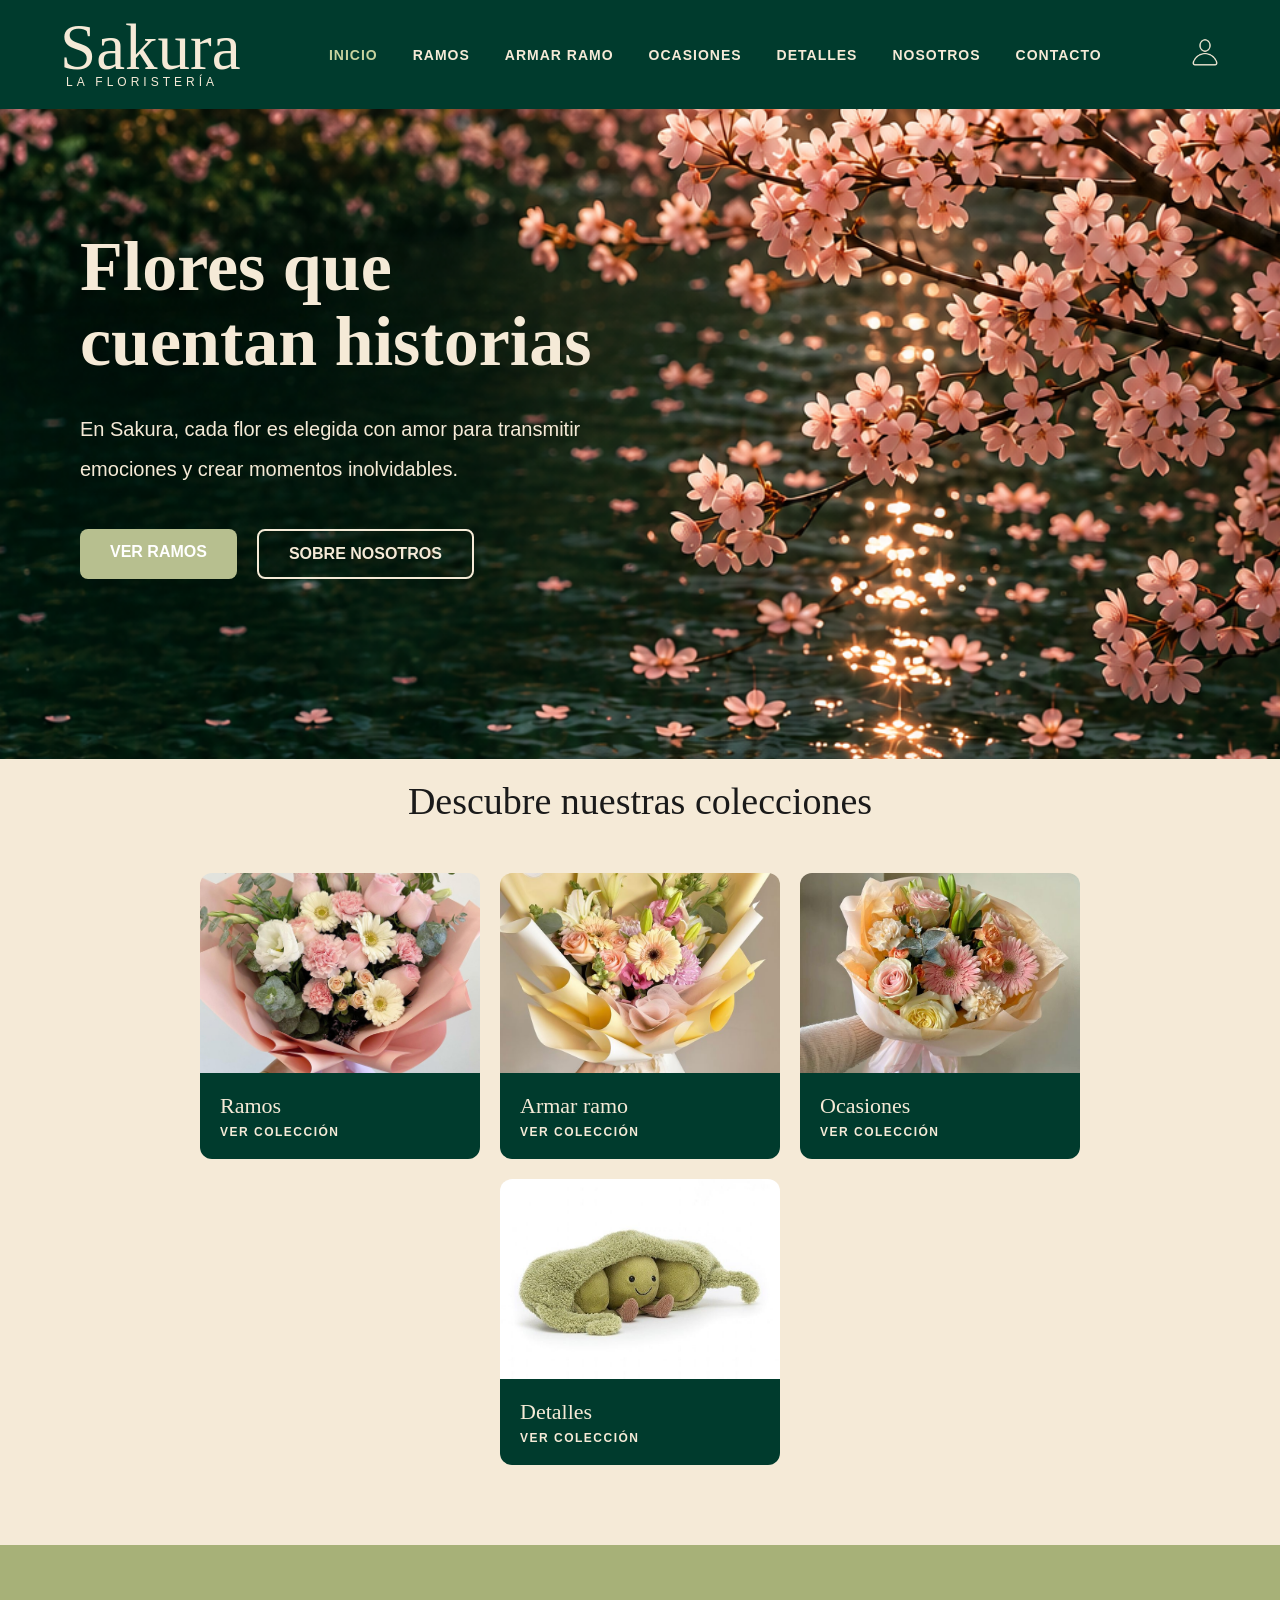
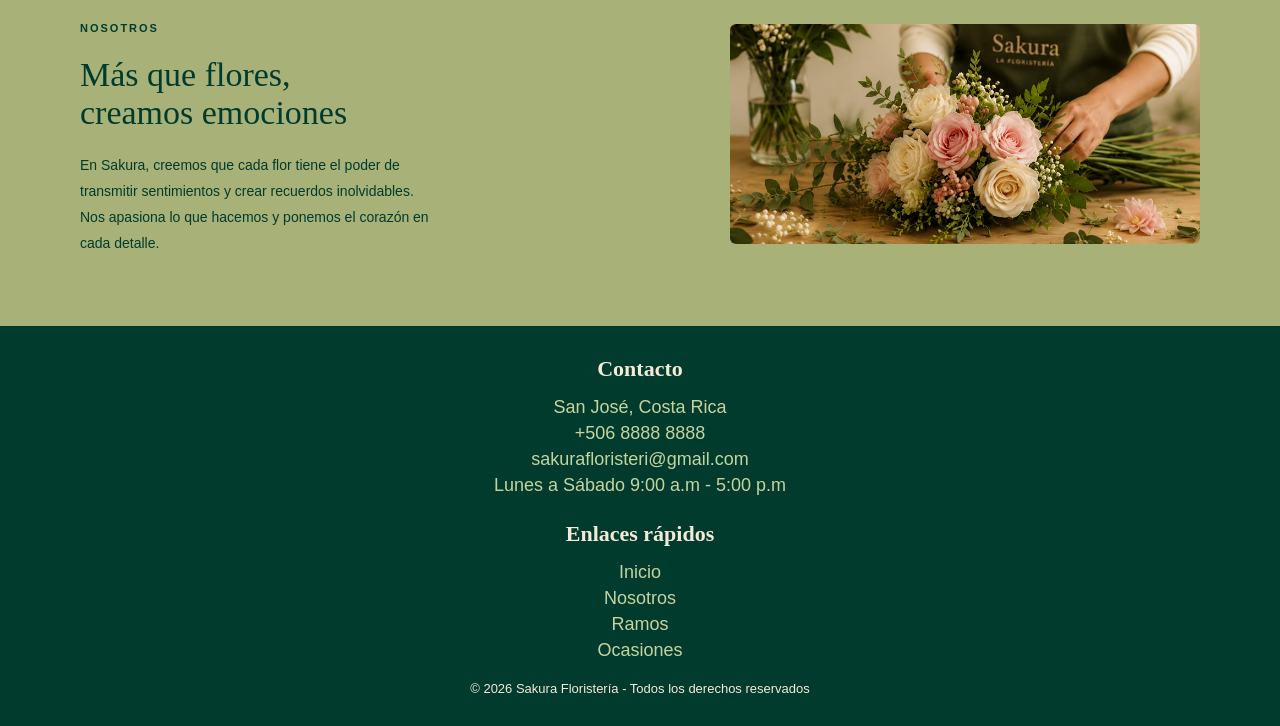
<file: index.html>
<!DOCTYPE html>
<html lang="es">

<head>
    <meta charset="UTF-8">
    <meta name="viewport" content="width=device-width, initial-scale=1.0">
    <link rel="stylesheet" href="css/style.css">
    <link rel="stylesheet" href="css/footer.css">
    <link rel="stylesheet" href="css/nosotros.css">
    <title>Sakura</title>
</head>

<body>

    <!-- ===================================================== -->
    <!-- HEADER / BARRA DE NAVEGACIÓN -->
    <!-- ===================================================== -->

    <header class="header">

        <!-- LOGO -->
        <div class="logo">
            <h1>Sakura</h1>
            <p>LA FLORISTERÍA</p>
        </div>

        <!-- Checkbox oculto para abrir/cerrar el menú -->
        <input type="checkbox" id="menu-toggle" class="menu-toggle">

        <!-- Botón hamburguesa -->
        <label for="menu-toggle" class="menu-button">
            <span></span>
            <span></span>
            <span></span>
        </label>

        <!-- MENÚ DE NAVEGACIÓN -->
        <nav class="menu">
            <ul>
                <li><a href="index.html"  class="activo">INICIO</a></li>
                <li><a href="ramos.html">RAMOS</a></li>
                <li><a href="armar_Ramo.html">ARMAR RAMO</a></li>
                <li><a href="ocasiones.html">OCASIONES</a></li>
                <li><a href="detalles.html">DETALLES</a></li>
                <li><a href="#nosotros">NOSOTROS</a></li>
                <li><a href="#contacto">CONTACTO</a></li>
            </ul>
        </nav>

        <!-- ICONOS DEL MENÚ -->
        <div class="iconos">
            <a href="registro.html" class="icono-usuario">
                <img src="assets/images/person.png" alt="Ir al registro">
            </a>
        </div>

    </header>
    <main>
        <!-- ===================================================== -->
        <!-- IMAGEN PRINCIPAL -->
        <!-- ===================================================== -->
        <section class="cerezos">
            <div class="contenido-cerezos">
                <h1>Flores que<br>cuentan historias</h1>
                <p>
                    En Sakura, cada flor es elegida con amor
                    para transmitir emociones y crear momentos
                    inolvidables.
                </p>
                <!-- BOTONES PRINCIPALES -->
                <div class="botones">
                    <a href="ramos.html" class="btn btn-ver">VER RAMOS</a>

                    <a href="#nosotros" class="btn btn-nosotros">SOBRE NOSOTROS</a>
                </div>

            </div>
        </section>
        <!-- ===================================================== -->
        <!-- COLECCIONES -->
        <!-- ===================================================== -->
        <section class="colecciones">
            <!-- TÍTULO -->
            <div class="titulo-seccion">
                <h2> Descubre nuestras colecciones</h2>
            </div>
            <!-- AQUÍ JAVASCRIPT VA A CREAR LAS TARJETAS -->
            <div class="contenedor-colecciones" id="contenedorColecciones">
            </div>
        </section>
        <!-- ===================================================== -->
        <!--  NOSOTROS -->
        <!-- ===================================================== -->
        <section id="nosotros" class="nosotros">

            <div class="texto-nosotros">

                <p class="subtitulo">NOSOTROS</p>
                <h2>
                    Más que flores,<br>
                    creamos emociones
                </h2>

                <p>
                    En Sakura, creemos que cada flor tiene el poder de transmitir
                    sentimientos y crear recuerdos inolvidables. Nos apasiona lo que
                    hacemos y ponemos el corazón en cada detalle.
                </p>

            </div>
            <!-- IMAGEN -->
            <div class="imagen-nosotros">
                <img src="assets/images/nosotros.png" alt="Persona preparando un ramo">
            </div>
        </section>
        <!-- ===================================================== -->
        <!-- FOOTER -->
        <!-- ===================================================== -->
        <footer class="footer">

            <!-- ===================================================== -->
            <!-- INFORMACIÓN DE CONTACTO -->
            <!-- ===================================================== -->
            <div id="contacto" class="footer-contacto">

                <h3>Contacto</h3>

                <p>San José, Costa Rica</p>
                <p>+506 8888 8888</p>
                <p>sakurafloristeri@gmail.com</p>
                <p>Lunes a Sábado 9:00 a.m - 5:00 p.m</p>
            </div>

            <!-- ENLACES -->
            <div class="footer-links">

                <h3>Enlaces rápidos</h3>
                <a href="index.html">Inicio</a>
                <a href="#nosotros">Nosotros</a>
                <a href="ramos.html">Ramos</a>
                <a href="ocasiones.html">Ocasiones</a>
            </div>

            <!-- COPYRIGHT -->
            <p class="copy">
                © 2026 Sakura Floristería - Todos los derechos reservados
            </p>
        </footer>
    </main>
    <script src="js/colecciones.js"></script>
</body>
</html>
</file>
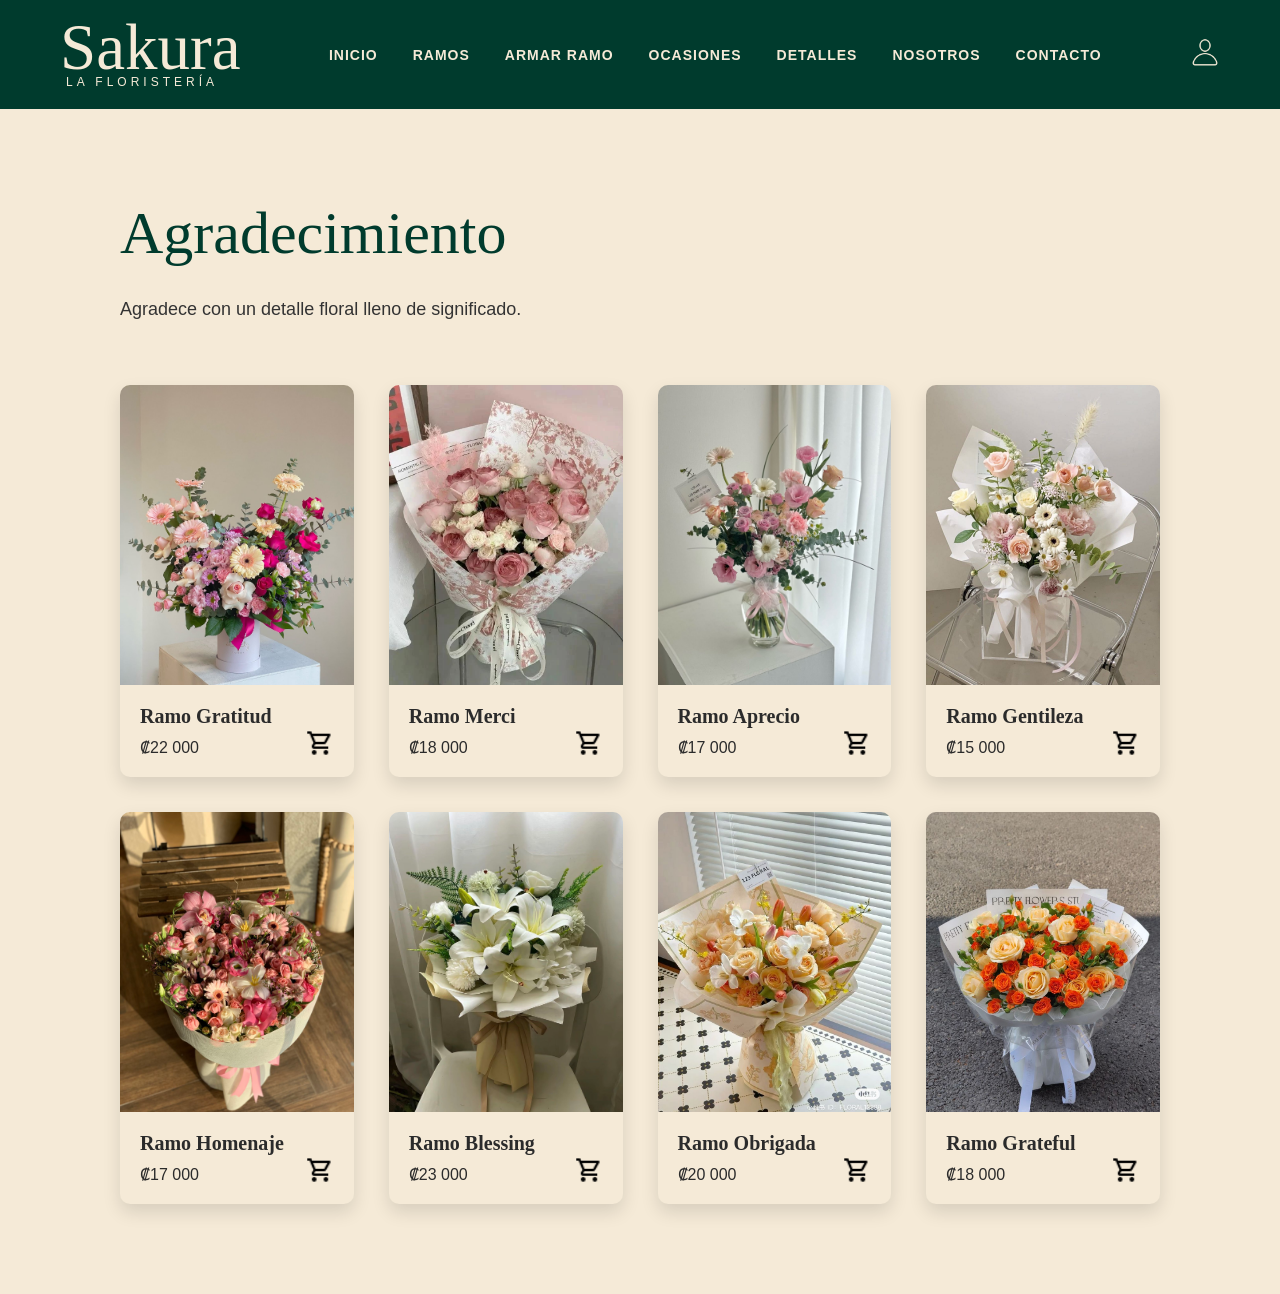
<file: agradecimiento.html>
<!DOCTYPE html>
<html lang="es">
<head>
    <meta charset="UTF-8">
    <meta name="viewport" content="width=device-width, initial-scale=1.0">
    <link rel="stylesheet" href="css/style.css">
    <link rel="stylesheet" href="css/ramos.css">
    <title>Agradecimiento|Sakura</title>
</head>
<body>
    
    <!-- ===================================================== -->
    <!-- HEADER / BARRA DE NAVEGACIÓN -->
    <!-- ===================================================== -->

    <header class="header">

        <!-- LOGO -->
        <div class="logo">
            <h1>Sakura</h1>
            <p>LA FLORISTERÍA</p>
        </div>

        <!-- Checkbox oculto para abrir/cerrar el menú -->
        <input type="checkbox" id="menu-toggle" class="menu-toggle">

        <!-- Botón hamburguesa -->
        <label for="menu-toggle" class="menu-button">
            <span></span>
            <span></span>
            <span></span>
        </label>

        <!-- MENÚ DE NAVEGACIÓN -->
        <nav class="menu">
            <ul>
                <li><a href="index.html">INICIO</a></li>
                <li><a href="ramos.html">RAMOS</a></li>
                <li><a href="armar_Ramo.html">ARMAR RAMO</a></li>
                <li><a href="ocasiones.html">OCASIONES</a></li>
                <li><a href="detalles.html">DETALLES</a></li>
                <li><a href="#nosotros">NOSOTROS</a></li>
                <li><a href="#contacto">CONTACTO</a></li>
            </ul>
        </nav>

        <!-- ICONOS DEL MENÚ -->
        <div class="iconos">
            <a href="registro.html" class="icono-usuario">
                <img src="assets/images/person.png" alt="Ir al registro">
            </a>
        </div>

    </header>
    <!-- PAGINA RAMOS -->
    <main class="pagina-ramos">

        <section class="encabezado-ramos">

            <h1>Agradecimiento</h1>

            <p>
            Agradece con un detalle floral lleno de significado.
            </p>


        </section>

        <section class="lista-ramos">

            <!-- RAMO 1 -->
            <div class="tarjeta-ramo">

                <img src="assets/images/ag1.jpg" alt="Ramo Gratitud">

                <div class="info-ramo">
                    <h3>Ramo Gratitud</h3>
                    <p>₡22 000</p>
                    <button>
                        <img src="assets/images/carrito.png" alt="Agregar al carrito">
                    </button>
                </div>

            </div>

            <!-- RAMO 2 -->
            <div class="tarjeta-ramo">

                <img src="assets/images/ag9.jpg" alt="Ramo Merci">

                <div class="info-ramo">
                    <h3>Ramo Merci</h3>
                    <p>₡18 000</p>
                    <button>
                        <img src="assets/images/carrito.png" alt="Agregar al carrito">
                    </button>
                </div>

            </div>

            <!-- RAMO 3 -->
            <div class="tarjeta-ramo">

                <img src="assets/images/ag3.jpg" alt="Ramo Aprecio">

                <div class="info-ramo">
                    <h3>Ramo Aprecio</h3>
                    <p>₡17 000</p>
                    <button>
                        <img src="assets/images/carrito.png" alt="Agregar al carrito">
                    </button>
                </div>

            </div>

            <!-- RAMO 4 -->
            <div class="tarjeta-ramo">

                <img src="assets/images/ag13.jpg" alt="Ramo Gentileza">

                <div class="info-ramo">
                    <h3>Ramo Gentileza</h3>
                    <p>₡15 000</p>
                    <button>
                        <img src="assets/images/carrito.png" alt="Agregar al carrito">
                    </button>
                </div>

            </div>

            <!-- RAMO 5 -->
            <div class="tarjeta-ramo">

                <img src="assets/images/ag10.jpg" alt="Ramo Homenaje">

                <div class="info-ramo">
                    <h3>Ramo Homenaje</h3>
                    <p>₡17 000</p>
                    <button>
                        <img src="assets/images/carrito.png" alt="Agregar al carrito">
                    </button>
                </div>

            </div>

            <!-- RAMO 6 -->
            <div class="tarjeta-ramo">

                <img src="assets/images/ag6.jpg" alt="Ramo Blessing">

                <div class="info-ramo">
                    <h3>Ramo Blessing</h3>
                    <p>₡23 000</p>
                    <button>
                        <img src="assets/images/carrito.png" alt="Agregar al carrito">
                    </button>
                </div>

            </div>

            <!-- RAMO 7 -->
            <div class="tarjeta-ramo">

                <img src="assets/images/ag7.jpg" alt="Ramo Obrigada ">

                <div class="info-ramo">
                    <h3>Ramo Obrigada </h3>
                    <p>₡20 000</p>
                    <button>
                        <img src="assets/images/carrito.png" alt="Agregar al carrito">
                    </button>
                </div>

            </div>

            <!-- RAMO 8 -->
            <div class="tarjeta-ramo">

                <img src="assets/images/ag8.jpg" alt="Ramo Grateful">

                <div class="info-ramo">
                    <h3>Ramo Grateful</h3>
                    <p>₡18 000</p>
                    <button>
                        <img src="assets/images/carrito.png" alt="Agregar al carrito">
                    </button>
                </div>

            </div>

        </section>
        
    </main>
</body>
</html>
</file>
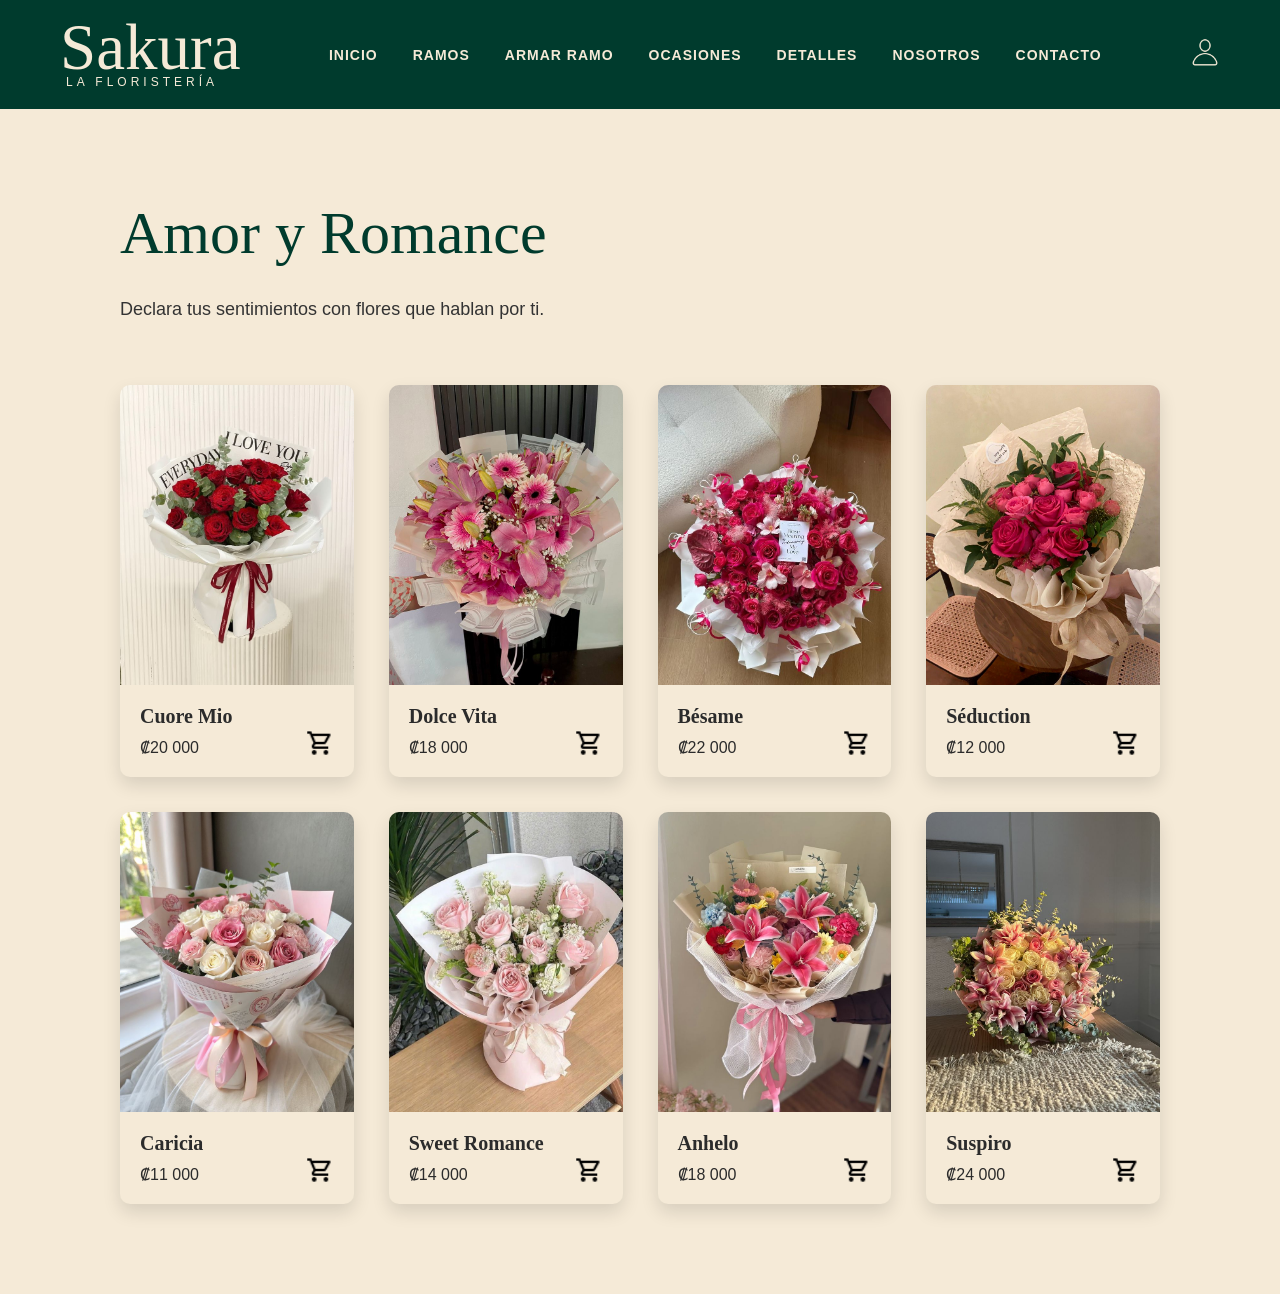
<file: amor_romance.html>
<!DOCTYPE html>
<html lang="es">
<head>
    <meta charset="UTF-8">
    <meta name="viewport" content="width=device-width, initial-scale=1.0">
    <link rel="stylesheet" href="css/style.css">
    <link rel="stylesheet" href="css/ramos.css">
    <title>Amor y Romance|Sakura</title>
</head>
<body>
    
   <!-- ===================================================== -->
    <!-- HEADER / BARRA DE NAVEGACIÓN -->
    <!-- ===================================================== -->

    <header class="header">

        <!-- LOGO -->
        <div class="logo">
            <h1>Sakura</h1>
            <p>LA FLORISTERÍA</p>
        </div>

        <!-- Checkbox oculto para abrir/cerrar el menú -->
        <input type="checkbox" id="menu-toggle" class="menu-toggle">

        <!-- Botón hamburguesa -->
        <label for="menu-toggle" class="menu-button">
            <span></span>
            <span></span>
            <span></span>
        </label>

        <!-- MENÚ DE NAVEGACIÓN -->
        <nav class="menu">
            <ul>
                <li><a href="index.html">INICIO</a></li>
                <li><a href="ramos.html">RAMOS</a></li>
                <li><a href="armar_Ramo.html">ARMAR RAMO</a></li>
                <li><a href="ocasiones.html">OCASIONES</a></li>
                <li><a href="detalles.html">DETALLES</a></li>
                <li><a href="#nosotros">NOSOTROS</a></li>
                <li><a href="#contacto">CONTACTO</a></li>
            </ul>
        </nav>

        <!-- ICONOS DEL MENÚ -->
        <div class="iconos">
            <a href="registro.html" class="icono-usuario">
                <img src="assets/images/person.png" alt="Ir al registro">
            </a>
        </div>

    </header>

    <!-- PAGINA RAMOS -->
    <main class="pagina-ramos">

        <section class="encabezado-ramos">

            <h1>Amor y Romance</h1>

            <p>
            Declara tus sentimientos con flores que hablan por ti.
            </p>


        </section>

        <section class="lista-ramos">

            <!-- RAMO 1 -->
            <div class="tarjeta-ramo">

                <img src="assets/images/am1.jpg" alt="Cuore Mio">

                <div class="info-ramo">
                    <h3>Cuore Mio</h3>
                    <p>₡20 000</p>
                    <button>
                        <img src="assets/images/carrito.png" alt="Agregar al carrito">
                    </button>
                </div>

            </div>

            <!-- RAMO 2 -->
            <div class="tarjeta-ramo">

                <img src="assets/images/am9.jpg" alt="Dolce Vita">

                <div class="info-ramo">
                    <h3>Dolce Vita</h3>
                    <p>₡18 000</p>
                    <button>
                        <img src="assets/images/carrito.png" alt="Agregar al carrito">
                    </button>
                </div>

            </div>

            <!-- RAMO 3 -->
            <div class="tarjeta-ramo">

                <img src="assets/images/am3.jpg" alt=" Bésame">

                <div class="info-ramo">
                    <h3> Bésame</h3>
                    <p>₡22 000</p>
                    <button>
                        <img src="assets/images/carrito.png" alt="Agregar al carrito">
                    </button>
                </div>

            </div>

            <!-- RAMO 4 -->
            <div class="tarjeta-ramo">

                <img src="assets/images/am4.jpg" alt="Séduction">

                <div class="info-ramo">
                    <h3>Séduction</h3>
                    <p>₡12 000</p>
                    <button>
                        <img src="assets/images/carrito.png" alt="Agregar al carrito">
                    </button>
                </div>

            </div>

            <!-- RAMO 5 -->
            <div class="tarjeta-ramo">

                <img src="assets/images/am5.jpg" alt="Caricia ">

                <div class="info-ramo">
                    <h3>Caricia</h3>
                    <p>₡11 000</p>
                    <button>
                        <img src="assets/images/carrito.png" alt="Agregar al carrito">
                    </button>
                </div>

            </div>

            <!-- RAMO 6 -->
            <div class="tarjeta-ramo">

                <img src="assets/images/am6.jpg" alt=" Sweet Romance">

                <div class="info-ramo">
                    <h3>Sweet Romance</h3>
                    <p>₡14 000</p>
                    <button>
                        <img src="assets/images/carrito.png" alt="Agregar al carrito">
                    </button>
                </div>

            </div>

            <!-- RAMO 7 -->
            <div class="tarjeta-ramo">

                <img src="assets/images/am10.jpg " alt=" Anhelo">

                <div class="info-ramo">
                    <h3> Anhelo</h3>
                    <p>₡18 000</p>
                    <button>
                        <img src="assets/images/carrito.png" alt="Agregar al carrito">
                    </button>
                </div>

            </div>

            <!-- RAMO 8 -->
            <div class="tarjeta-ramo">

                <img src="assets/images/am11.jpg" alt="Suspiro">

                <div class="info-ramo">
                    <h3>Suspiro</h3>
                    <p>₡24 000</p>
                    <button>
                        <img src="assets/images/carrito.png" alt="Agregar al carrito">
                    </button>
                </div>

            </div>

        </section>
        
    </main>
</body>
</html>
</file>
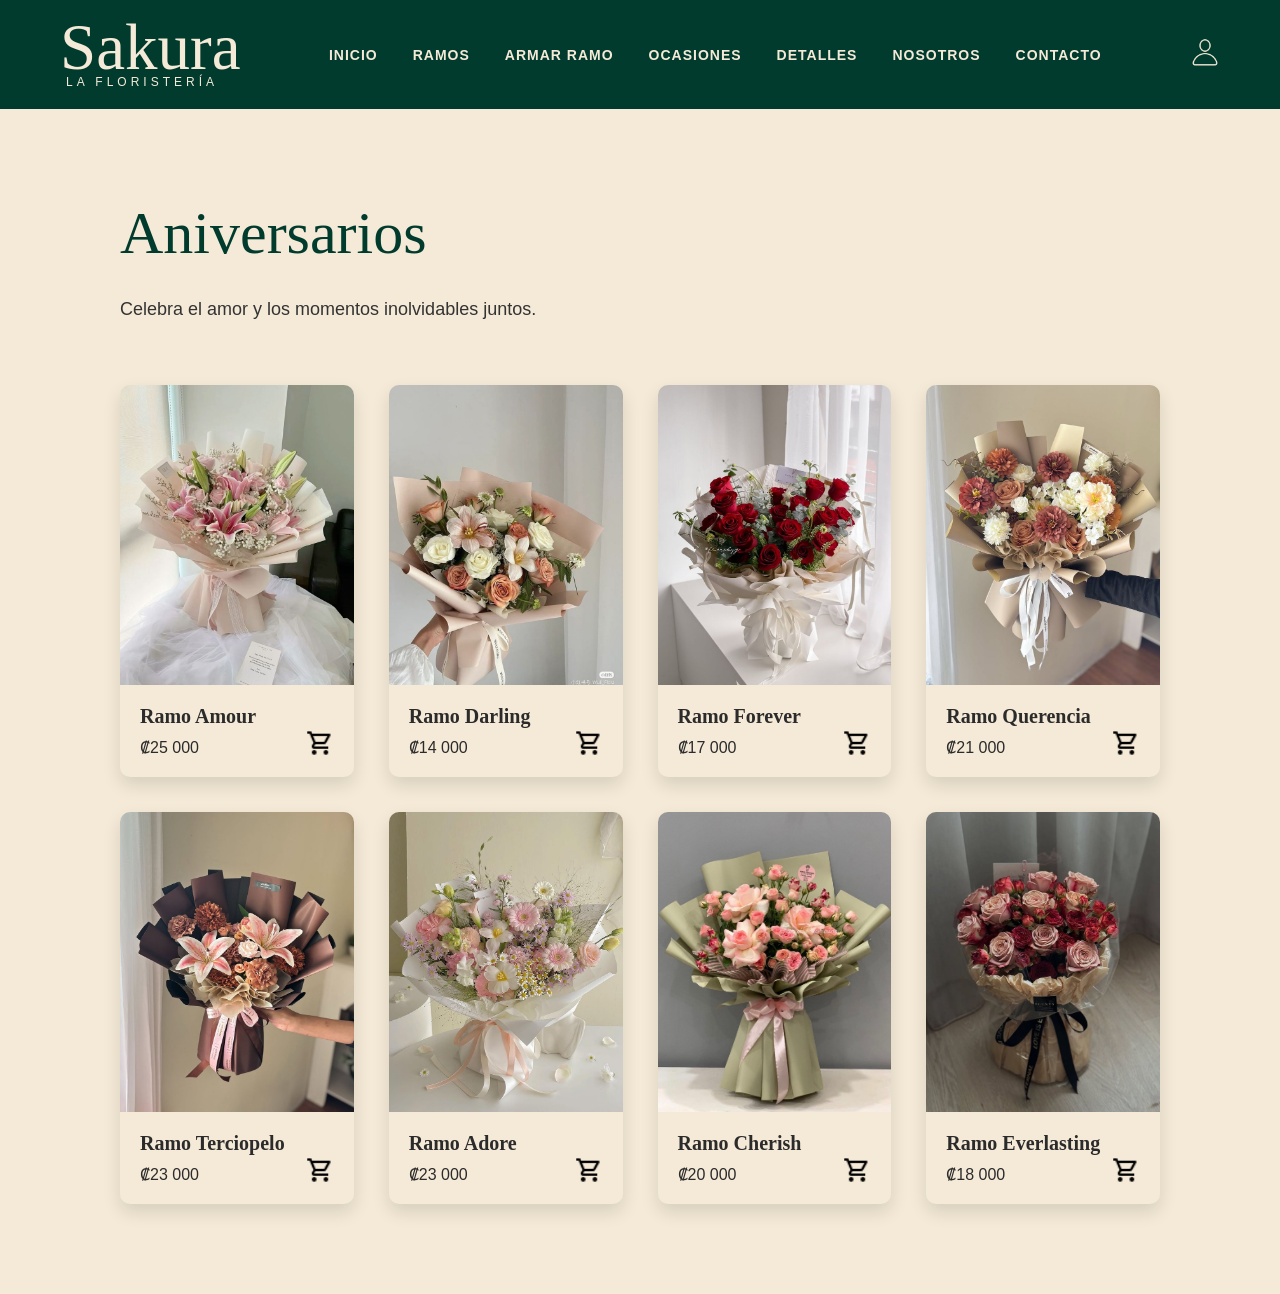
<file: aniversarios.html>
<!DOCTYPE html>
<html lang="es">
<head>
    <meta charset="UTF-8">
    <meta name="viewport" content="width=device-width, initial-scale=1.0">
    <link rel="stylesheet" href="css/style.css">
    <link rel="stylesheet" href="css/ramos.css">
    <title>Aniversarios|Sakura</title>
</head>
<body>
    
    <!-- ===================================================== -->
    <!-- HEADER / BARRA DE NAVEGACIÓN -->
    <!-- ===================================================== -->

    <header class="header">

        <!-- LOGO -->
        <div class="logo">
            <h1>Sakura</h1>
            <p>LA FLORISTERÍA</p>
        </div>

        <!-- Checkbox oculto para abrir/cerrar el menú -->
        <input type="checkbox" id="menu-toggle" class="menu-toggle">

        <!-- Botón hamburguesa -->
        <label for="menu-toggle" class="menu-button">
            <span></span>
            <span></span>
            <span></span>
        </label>

        <!-- MENÚ DE NAVEGACIÓN -->
        <nav class="menu">
            <ul>
                <li><a href="index.html">INICIO</a></li>
                <li><a href="ramos.html">RAMOS</a></li>
                <li><a href="armar_Ramo.html">ARMAR RAMO</a></li>
                <li><a href="ocasiones.html">OCASIONES</a></li>
                <li><a href="detalles.html">DETALLES</a></li>
                <li><a href="#nosotros">NOSOTROS</a></li>
                <li><a href="#contacto">CONTACTO</a></li>
            </ul>
        </nav>

        <!-- ICONOS DEL MENÚ -->
        <div class="iconos">
            <a href="registro.html" class="icono-usuario">
                <img src="assets/images/person.png" alt="Ir al registro">
            </a>
        </div>

    </header>
    <!-- PAGINA RAMOS -->
    <main class="pagina-ramos">

        <section class="encabezado-ramos">

            <h1>Aniversarios</h1>

            <p>
            Celebra el amor y los momentos inolvidables juntos.
            </p>


        </section>

        <section class="lista-ramos">

            <!-- RAMO 1 -->
            <div class="tarjeta-ramo">

                <img src="assets/images/a1.jpg" alt="Ramo Amour">

                <div class="info-ramo">
                    <h3>Ramo Amour</h3>
                    <p>₡25 000</p>
                    <button>
                        <img src="assets/images/carrito.png" alt="Agregar al carrito">
                    </button>
                </div>

            </div>

            <!-- RAMO 2 -->
            <div class="tarjeta-ramo">

                <img src="assets/images/a9.jpg" alt="Ramo Darling">

                <div class="info-ramo">
                    <h3>Ramo Darling</h3>
                    <p>₡14 000</p>
                    <button>
                        <img src="assets/images/carrito.png" alt="Agregar al carrito">
                    </button>
                </div>

            </div>

            <!-- RAMO 3 -->
            <div class="tarjeta-ramo">

                <img src="assets/images/a3.jpg" alt="Ramo Forever">

                <div class="info-ramo">
                    <h3>Ramo Forever</h3>
                    <p>₡17 000</p>
                    <button>
                        <img src="assets/images/carrito.png" alt="Agregar al carrito">
                    </button>
                </div>

            </div>

            <!-- RAMO 4 -->
            <div class="tarjeta-ramo">

                <img src="assets/images/a4.jpg" alt="Ramo Querencia">

                <div class="info-ramo">
                    <h3>Ramo Querencia</h3>
                    <p>₡21 000</p>
                    <button>
                        <img src="assets/images/carrito.png" alt="Agregar al carrito">
                    </button>
                </div>

            </div>

            <!-- RAMO 5 -->
            <div class="tarjeta-ramo">

                <img src="assets/images/a5.jpg" alt="Ramo Terciopelo ">

                <div class="info-ramo">
                    <h3>Ramo Terciopelo </h3>
                    <p>₡23 000</p>
                    <button>
                        <img src="assets/images/carrito.png" alt="Agregar al carrito">
                    </button>
                </div>

            </div>

            <!-- RAMO 6 -->
            <div class="tarjeta-ramo">

                <img src="assets/images/a6.jpg" alt="Ramo Adore">

                <div class="info-ramo">
                    <h3>Ramo Adore</h3>
                    <p>₡23 000</p>
                    <button>
                        <img src="assets/images/carrito.png" alt="Agregar al carrito">
                    </button>
                </div>

            </div>

            <!-- RAMO 7 -->
            <div class="tarjeta-ramo">

                <img src="assets/images/a7.jpg" alt="Ramo Cherish">

                <div class="info-ramo">
                    <h3>Ramo Cherish</h3>
                    <p>₡20 000</p>
                    <button>
                        <img src="assets/images/carrito.png" alt="Agregar al carrito">
                    </button>
                </div>

            </div>

            <!-- RAMO 8 -->
            <div class="tarjeta-ramo">

                <img src="assets/images/a8.jpg" alt="Ramo Everlasting">

                <div class="info-ramo">
                    <h3>Ramo Everlasting</h3>
                    <p>₡18 000</p>
                    <button>
                        <img src="assets/images/carrito.png" alt="Agregar al carrito">
                    </button>
                </div>

            </div>

        </section>
        
    </main>
</body>
</html>
</file>
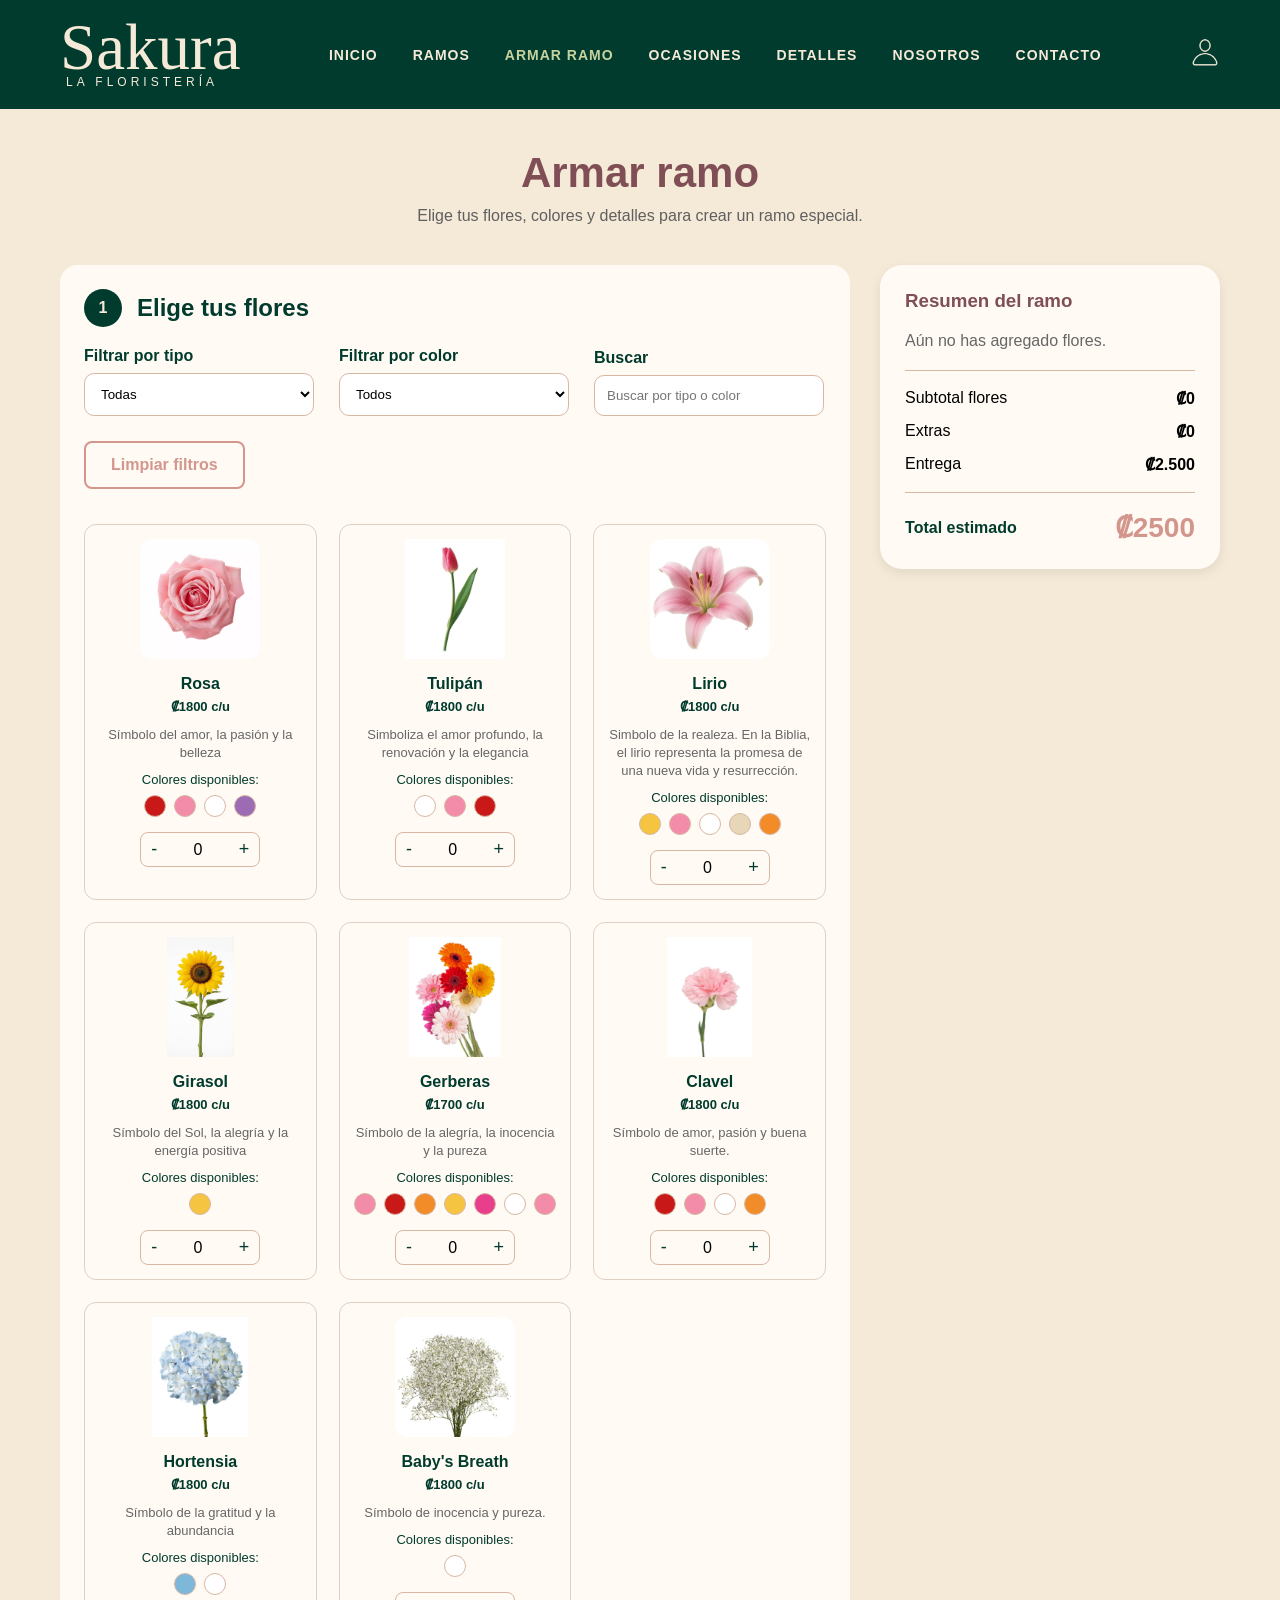
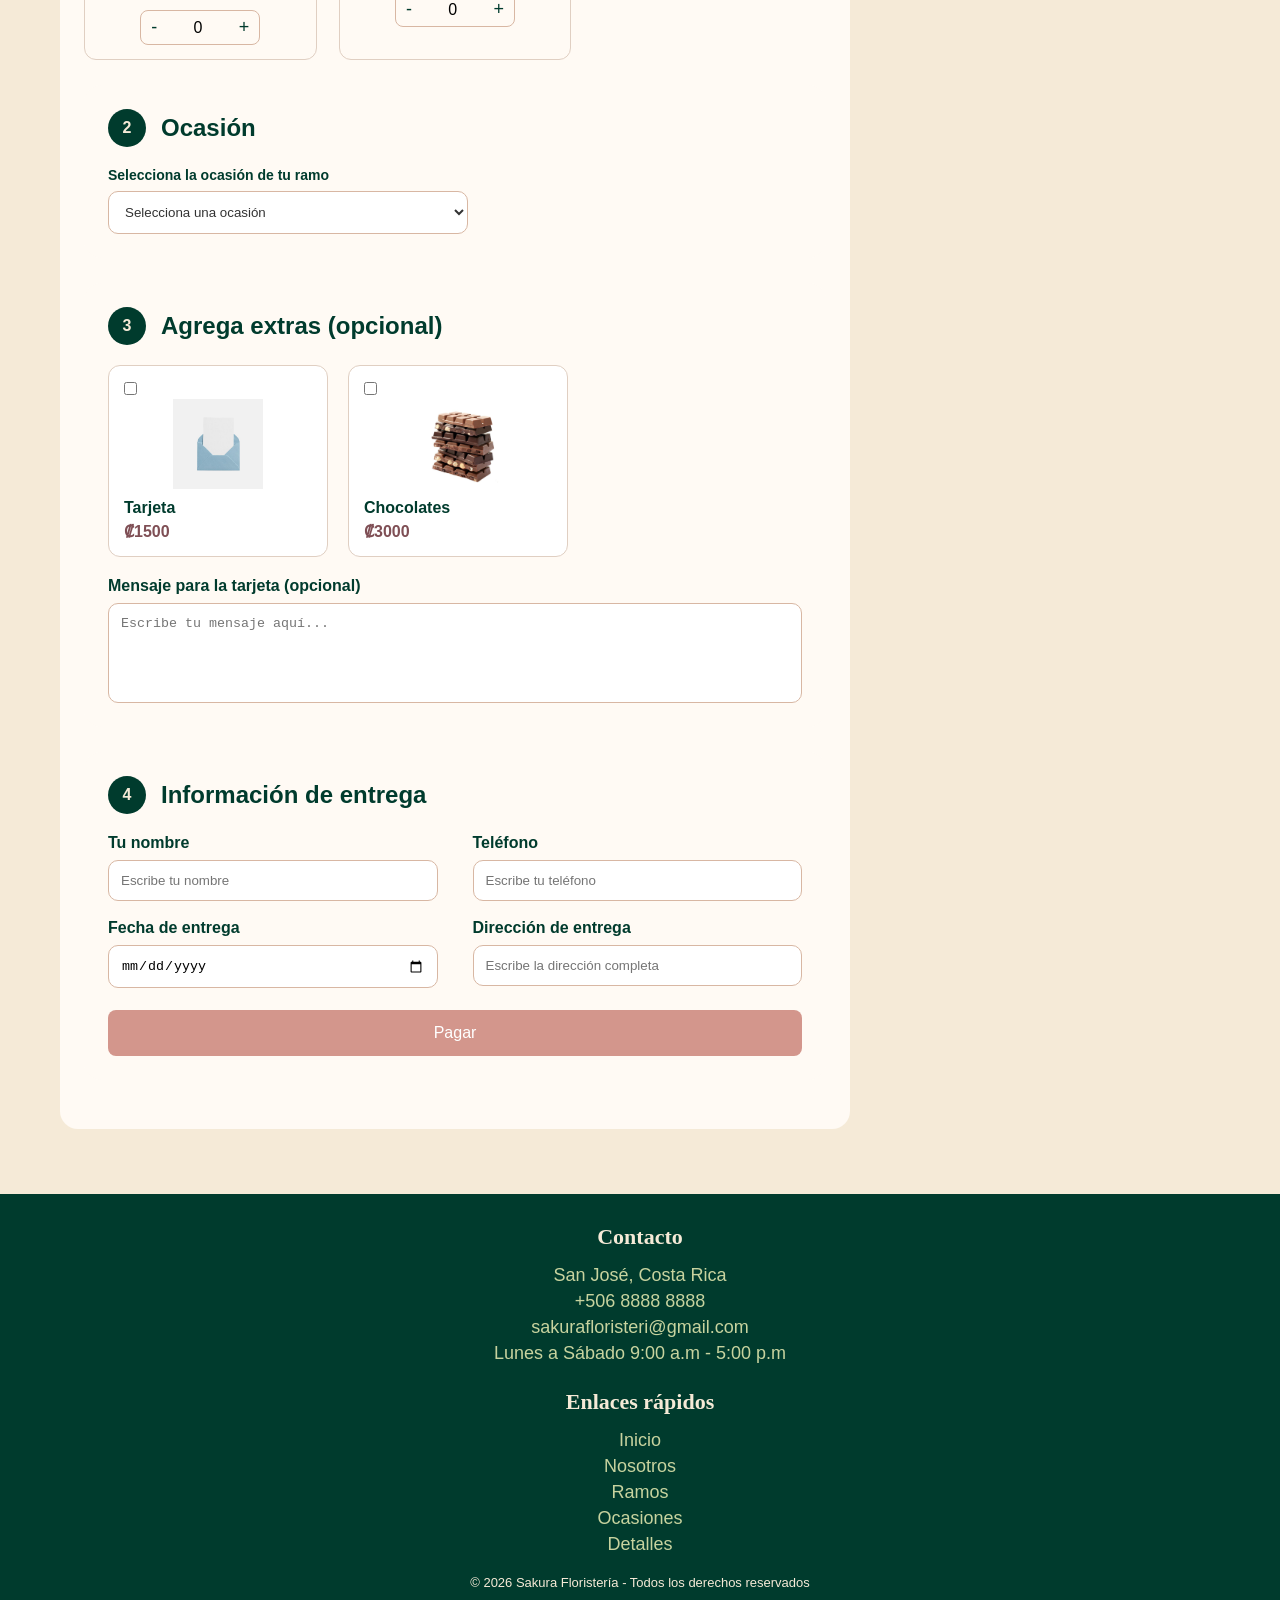
<file: armar_Ramo.html>
<!DOCTYPE html>
<html lang="es">

<head>

    <!-- ===================================================== -->
    <!-- CONFIGURACIÓN PRINCIPAL DE LA PÁGINA -->
    <!-- ===================================================== -->

    <meta charset="UTF-8">

    <meta name="viewport" content="width=device-width, initial-scale=1.0">

    <link rel="stylesheet" href="css/style.css">

    <link rel="stylesheet" href="css/armar_Ramo.css">

    <link rel="stylesheet" href="css/footer.css">

    <title> Armar Ramos | Sakura </title>

</head>

<body>

    <!-- ===================================================== -->
    <!-- HEADER / BARRA DE NAVEGACIÓN -->
    <!-- ===================================================== -->

    <header class="header">

        <div class="logo">
            <h1>Sakura</h1>
            <p>LA FLORISTERÍA</p>
        </div>

        <input type="checkbox" id="menu-toggle" class="menu-toggle">

        <label for="menu-toggle" class="menu-button">
            <span></span>
            <span></span>
            <span></span>
        </label>

        <nav class="menu">
            <ul>
                <li><a href="index.html">INICIO</a></li>
                <li><a href="ramos.html">RAMOS</a></li>
                <li><a href="armar_Ramo.html"  class="activo">ARMAR RAMO</a></li>
                <li><a href="ocasiones.html">OCASIONES</a></li>
                <li><a href="detalles.html">DETALLES</a></li>
                <li><a href="index.html#nosotros">NOSOTROS</a></li>
                <li><a href="#contacto">CONTACTO</a></li>
            </ul>
        </nav>

        <div class="iconos">
            <a href="registro.html" class="icono-usuario">
                <img src="assets/images/person.png" alt="Ir al registro">
            </a>
        </div>

    </header>

    <!-- ===================================================== -->
    <!-- CONTENIDO PRINCIPAL DE ARMAR RAMO -->
    <!-- ===================================================== -->

    <main class="armar-ramo">

        <!-- ===================================================== -->
        <!-- TÍTULO DE LA PÁGINA -->
        <!-- ===================================================== -->

        <section class="titulo-armar">
            <h2>Armar ramo</h2>
            <p>Elige tus flores, colores y detalles para crear un ramo especial.</p>
        </section>

        <!-- ===================================================== -->
        <!-- CONTENEDOR PRINCIPAL -->
        <!-- ===================================================== -->

        <section class="contenedor-armar">

            <!-- ===================================================== -->
            <!-- LADO IZQUIERDO: FLORES Y OPCIONES -->
            <!-- ===================================================== -->

            <div class="zona-productos">

                <!-- ===================================================== -->
                <!-- SECCIÓN 1: ELEGIR FLORES -->
                <!-- ===================================================== -->

                <div class="bloque-armar">

                    <div class="titulo-bloque">
                        <span>1</span>
                        <h3>Elige tus flores</h3>
                    </div>

                    <div class="filtros-armar">

                        <div class="campo-filtro">
                            <label>Filtrar por tipo</label>

                            <select id="filtroTipo">
                                <option value="Todas">Todas</option>
                                <option value="Rosa">Rosas</option>
                                <option value="Tulipán">Tulipanes</option>
                                <option value="Lirio">Lirios</option>
                                <option value="Gerberas">Gerberas</option>
                                <option value="Hortensia">Hortensias</option>
                                <option value="Girasol">Girasoles</option>
                                <option value="Clavel">Claveles</option>
                                <option value="Baby's Breath">Baby's Breath</option>
                            </select>
                        </div>

                        <div class="campo-filtro">
                            <label>Filtrar por color</label>

                            <select id="filtroColor">
                                <option value="Todos">Todos</option>
                                <option value="Rojo">Rojo</option>
                                <option value="Rosado">Rosado</option>
                                <option value="Blanco">Blanco</option>
                                <option value="Amarillo">Amarillo</option>
                                <option value="Naranja">Naranja</option>
                                <option value="Morado">Morado</option>
                                <option value="Beige">Beige</option>
                                <option value="Celeste">Celeste</option>
                            </select>
                        </div>

                        <div class="campo-filtro">
                            <label>Buscar</label>

                            <input type="text" id="buscarFlor" placeholder="Buscar por tipo o color">
                        </div>

                        <div button id="btnLimpiarFiltros" class="btn-limpiar">
                            Limpiar filtros
                            </button>
                    </div>

                </div>

                <div id="contenedorFlores" class="contenedor-flores"></div>

                <!-- ===================================================== -->
                <!-- SECCIÓN 2: OCASIÓN -->
                <!-- ===================================================== -->

                <div class="bloque-armar">

                    <div class="titulo-bloque">
                        <span>2</span>
                        <h3>Ocasión</h3>
                    </div>

                    <div class="campo-ocasion">
                        <label for="ocasion">Selecciona la ocasión de tu ramo</label>

                        <select id="ocasion">
                            <option value="">Selecciona una ocasión</option>
                            <option value="Cumpleaños">Cumpleaños</option>
                            <option value="Aniversario">Aniversario</option>
                            <option value="Graduación">Graduación</option>
                            <option value="Amor">Amor</option>
                            <option value="Agradecimiento">Agradecimiento</option>
                            <option value="Otro">Otro</option>
                        </select>
                    </div>

                </div>

                <!-- ===================================================== -->
                <!-- SECCIÓN 3: EXTRAS -->
                <!-- ===================================================== -->

                <div class="bloque-armar">

                    <div class="titulo-bloque">
                        <span>3</span>
                        <h3>Agrega extras (opcional)</h3>
                    </div>

                    <div class="contenedor-extras">

                        <div class="extra-card">
                            <input type="checkbox" id="tarjeta">
                            <img src="assets/images/tarjeta.jpg" alt="Tarjeta">
                            <h4>Tarjeta</h4>
                            <p>₡1500</p>
                        </div>

                        <div class="extra-card">
                            <input type="checkbox" id="chocolates">
                            <img src="assets/images/chocolate.jpg" alt="Chocolates">
                            <h4>Chocolates</h4>
                            <p>₡3000</p>
                        </div>

                    </div>

                    <div class="mensaje-tarjeta">
                        <label>Mensaje para la tarjeta (opcional)</label>
                        <textarea id="inputMensaje" placeholder="Escribe tu mensaje aquí..."></textarea>
                    </div>
                </div>

                <!-- ===================================================== -->
                <!-- SECCIÓN 4: INFORMACIÓN DE ENTREGA -->
                <!-- ===================================================== -->

                <div class="bloque-armar">

                    <div class="titulo-bloque">
                        <span>4</span>
                        <h3>Información de entrega</h3>
                    </div>

                    <div class="form-entrega">

                        <div class="campo-entrega">
                            <label>Tu nombre</label>
                            <input type="text" id="inputNombre" placeholder="Escribe tu nombre">
                        </div>

                        <div class="campo-entrega">
                            <label>Teléfono</label>
                            <input type="text" id="inputTelefono" placeholder="Escribe tu teléfono">
                        </div>

                        <div class="campo-entrega">
                            <label>Fecha de entrega</label>
                            <input type="date" id="inputFecha">
                        </div>

                        <div class="campo-entrega">
                            <label>Dirección de entrega</label>
                            <input type="text" id="inputDireccion"   placeholder="Escribe la dirección completa">
                        </div>

                    </div>

                    <button id="btnPagar" class="btn-pagar ">
                        Pagar
                    </button>

                </div>

            </div>
            </div>

            <!-- ===================================================== -->
            <!-- LADO DERECHO: RESUMEN DEL RAMO -->
            <!-- ===================================================== -->

            <aside class="resumen-ramo">

                <h3>Resumen del ramo</h3>

                <div id="listaResumen">
                    <p class="mensaje-vacio">
                        Aún no has agregado flores.
                    </p>
                </div>

                <div class="linea-resumen"></div>

                <div class="fila-total">
                    <span>Subtotal flores</span>
                    <strong id="subtotalFlores">₡0</strong>
                </div>

                <div class="fila-total">
                    <span>Extras</span>
                    <strong id="totalExtras">₡0</strong>
                </div>

                <div class="fila-total">
                    <span>Entrega</span>
                    <strong>₡2.500</strong>
                </div>

                <div class="linea-resumen"></div>

                <div class="total-final">
                    <span>Total estimado</span>
                    <strong id="totalGeneral">₡0</strong>
                </div>

            </aside>

        </section>

    </main>

    <!-- ===================================================== -->
    <!-- FOOTER -->
    <!-- ===================================================== -->

    <footer class="footer">

        <!-- ===================================================== -->
        <!-- INFORMACIÓN DE CONTACTO -->
        <!-- ===================================================== -->

        <div id="contacto" class="footer-contacto">
            <h3>Contacto</h3>
            <p>San José, Costa Rica</p>
            <p>+506 8888 8888</p>
            <p>sakurafloristeri@gmail.com</p>
            <p>Lunes a Sábado 9:00 a.m - 5:00 p.m</p>
        </div>

        <!-- ===================================================== -->
        <!-- ENLACES RÁPIDOS -->
        <!-- ===================================================== -->

        <div class="footer-links">
            <h3>Enlaces rápidos</h3>
            <a href="index.html">Inicio</a>
            <a href="index.html#nosotros">Nosotros</a>
            <a href="ramos.html">Ramos</a>
            <a href="ocasiones.html">Ocasiones</a>
            <a href="detalles.html">Detalles</a>
        </div>

        <!-- ===================================================== -->
        <!-- COPYRIGHT -->
        <!-- ===================================================== -->

        <p class="copy">
            © 2026 Sakura Floristería - Todos los derechos reservados
        </p>

    </footer>

    <!-- ===================================================== -->
    <!-- CONEXIÓN CON JAVASCRIPT -->
    <!-- ===================================================== -->

    <script src="js/armar_Ramo.js"></script>

</body>

</html>
</file>
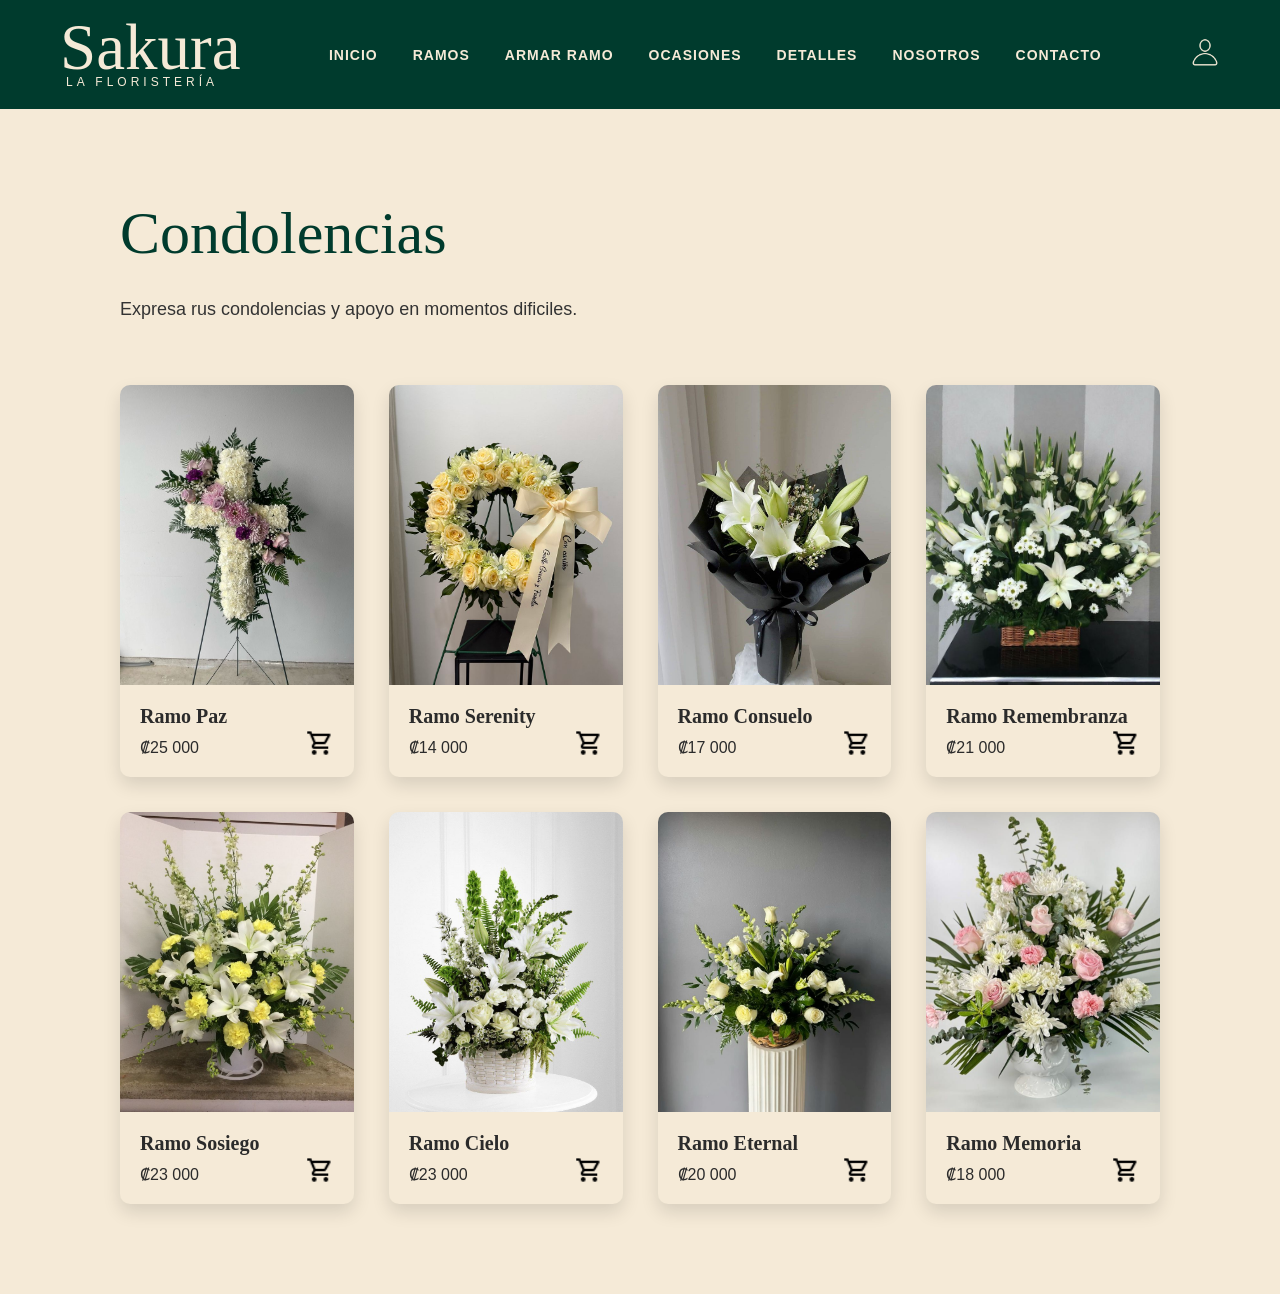
<file: condolencias.html>
<!DOCTYPE html>
<html lang="es">
<head>
    <meta charset="UTF-8">
    <meta name="viewport" content="width=device-width, initial-scale=1.0">
    <link rel="stylesheet" href="css/style.css">
    <link rel="stylesheet" href="css/ramos.css">
    <title>Condolencias|Sakura</title>
</head>
<body>
    
<!-- ===================================================== -->
    <!-- HEADER / BARRA DE NAVEGACIÓN -->
    <!-- ===================================================== -->

    <header class="header">

        <!-- LOGO -->
        <div class="logo">
            <h1>Sakura</h1>
            <p>LA FLORISTERÍA</p>
        </div>

        <!-- Checkbox oculto para abrir/cerrar el menú -->
        <input type="checkbox" id="menu-toggle" class="menu-toggle">

        <!-- Botón hamburguesa -->
        <label for="menu-toggle" class="menu-button">
            <span></span>
            <span></span>
            <span></span>
        </label>

        <!-- MENÚ DE NAVEGACIÓN -->
        <nav class="menu">
            <ul>
                <li><a href="index.html">INICIO</a></li>
                <li><a href="ramos.html">RAMOS</a></li>
                <li><a href="armar_Ramo.html">ARMAR RAMO</a></li>
                <li><a href="ocasiones.html">OCASIONES</a></li>
                <li><a href="detalles.html">DETALLES</a></li>
                <li><a href="#nosotros">NOSOTROS</a></li>
                <li><a href="#contacto">CONTACTO</a></li>
            </ul>
        </nav>

        <!-- ICONOS DEL MENÚ -->
        <div class="iconos">
            <a href="registro.html" class="icono-usuario">
                <img src="assets/images/person.png" alt="Ir al registro">
            </a>
        </div>

    </header>

    <!-- PAGINA RAMOS -->
    <main class="pagina-ramos">

        <section class="encabezado-ramos">

            <h1>Condolencias</h1>

            <p>
            Expresa rus condolencias y apoyo en momentos dificiles.
            </p>


        </section>

        <section class="lista-ramos">

            <!-- RAMO 1 -->
            <div class="tarjeta-ramo">

                <img src="assets/images/co9.jpg" alt="Ramo Paz">

                <div class="info-ramo">
                    <h3>Ramo Paz</h3>
                    <p>₡25 000</p>
                    <button>
                        <img src="assets/images/carrito.png" alt="Agregar al carrito">
                    </button>
                </div>

            </div>

            <!-- RAMO 2 -->
            <div class="tarjeta-ramo">

                <img src="assets/images/co2.jpg" alt="Ramo Serenity">

                <div class="info-ramo">
                    <h3>Ramo Serenity</h3>
                    <p>₡14 000</p>
                    <button>
                        <img src="assets/images/carrito.png" alt="Agregar al carrito">
                    </button>
                </div>

            </div>

            <!-- RAMO 3 -->
            <div class="tarjeta-ramo">

                <img src="assets/images/co3.jpg" alt="Ramo Consuelo">

                <div class="info-ramo">
                    <h3>Ramo Consuelo</h3>
                    <p>₡17 000</p>
                    <button>
                        <img src="assets/images/carrito.png" alt="Agregar al carrito">
                    </button>
                </div>

            </div>

            <!-- RAMO 4 -->
            <div class="tarjeta-ramo">

                <img src="assets/images/co4.jpg" alt="Ramo Remembranza">

                <div class="info-ramo">
                    <h3>Ramo Remembranza</h3>
                    <p>₡21 000</p>
                    <button>
                        <img src="assets/images/carrito.png" alt="Agregar al carrito">
                    </button>
                </div>

            </div>

            <!-- RAMO 5 -->
            <div class="tarjeta-ramo">

                <img src="assets/images/co5.jpg" alt="Ramo Sosiego ">

                <div class="info-ramo">
                    <h3>Ramo Sosiego </h3>
                    <p>₡23 000</p>
                    <button>
                        <img src="assets/images/carrito.png" alt="Agregar al carrito">
                    </button>
                </div>

            </div>

            <!-- RAMO 6 -->
            <div class="tarjeta-ramo">

                <img src="assets/images/co6.jpg" alt="Ramo Cielo">

                <div class="info-ramo">
                    <h3>Ramo Cielo</h3>
                    <p>₡23 000</p>
                    <button>
                        <img src="assets/images/carrito.png" alt="Agregar al carrito">
                    </button>
                </div>

            </div>

            <!-- RAMO 7 -->
            <div class="tarjeta-ramo">

                <img src="assets/images/co7.jpg" alt="Ramo Eternal">

                <div class="info-ramo">
                    <h3>Ramo Eternal</h3>
                    <p>₡20 000</p>
                    <button>
                        <img src="assets/images/carrito.png" alt="Agregar al carrito">
                    </button>
                </div>

            </div>

            <!-- RAMO 8 -->
            <div class="tarjeta-ramo">

                <img src="assets/images/co8.jpg" alt="Ramo Memoria">

                <div class="info-ramo">
                    <h3>Ramo Memoria</h3>
                    <p>₡18 000</p>
                    <button>
                        <img src="assets/images/carrito.png" alt="Agregar al carrito">
                    </button>
                </div>

            </div>

        </section>
        
    </main>
</body>
</html>
</file>
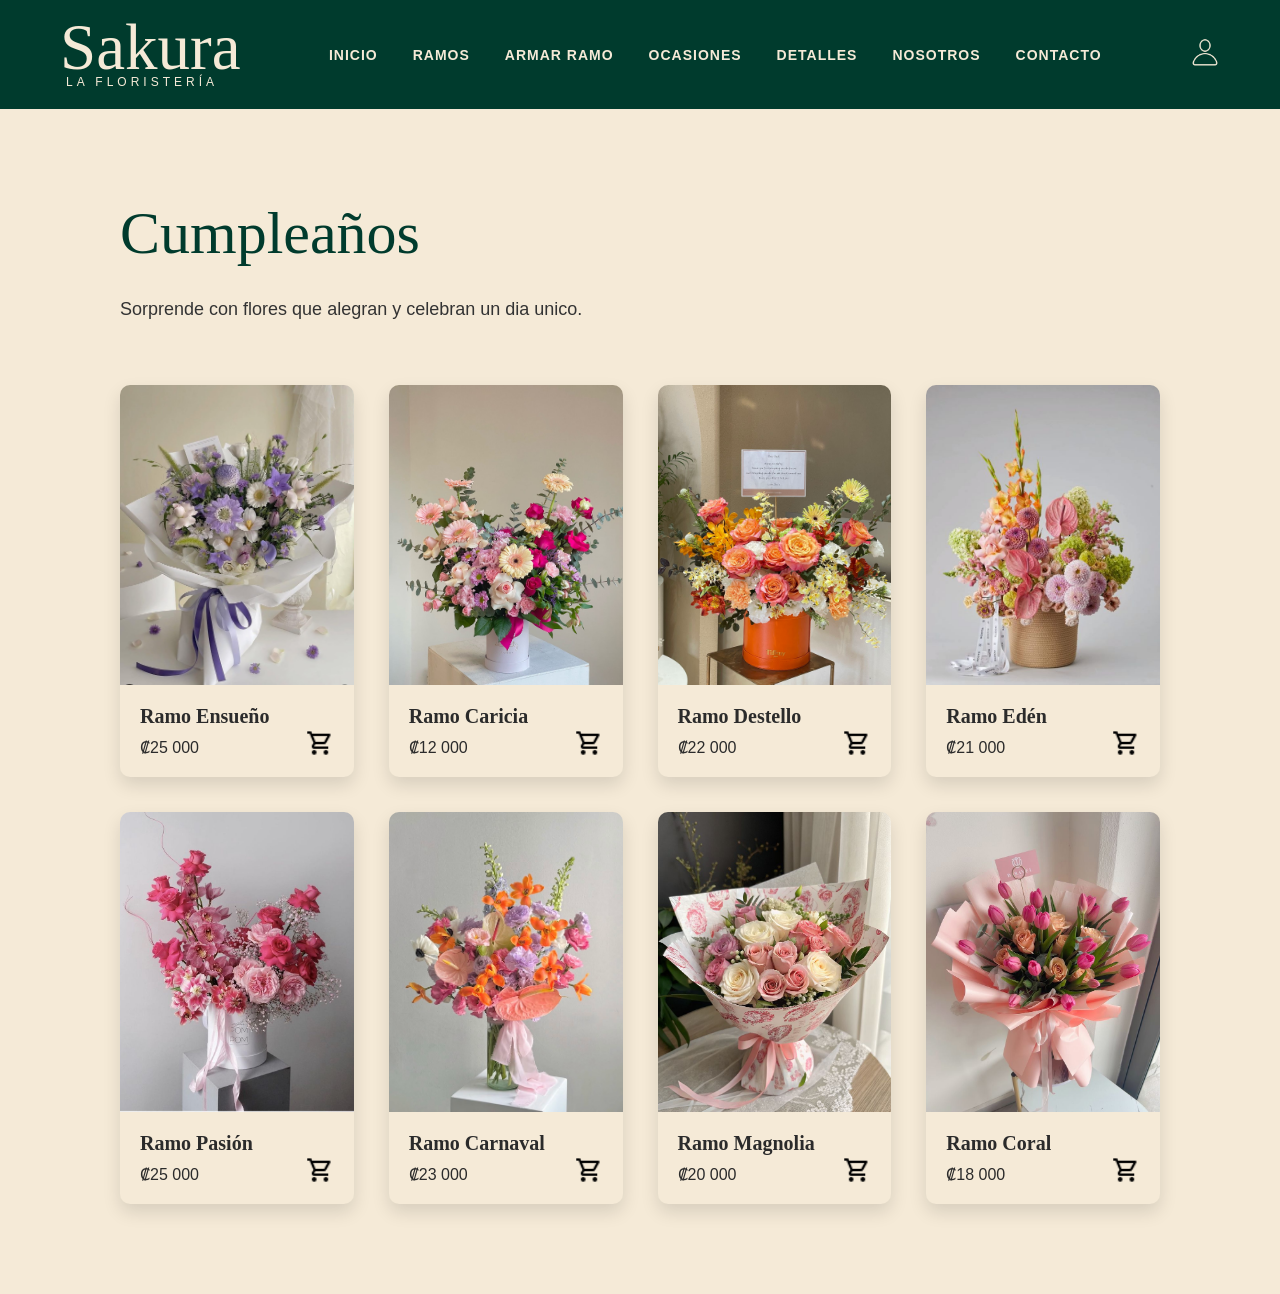
<file: cumpleaños.html>
<!DOCTYPE html>
<html lang="es">
<head>
    <meta charset="UTF-8">
    <meta name="viewport" content="width=device-width, initial-scale=1.0">
    <link rel="stylesheet" href="css/style.css">
    <link rel="stylesheet" href="css/ramos.css">
    <title>Cumpleaños|Sakura</title>
</head>
<body>
    
    <!-- ===================================================== -->
    <!-- HEADER / BARRA DE NAVEGACIÓN -->
    <!-- ===================================================== -->

    <header class="header">

        <!-- LOGO -->
        <div class="logo">
            <h1>Sakura</h1>
            <p>LA FLORISTERÍA</p>
        </div>

        <!-- Checkbox oculto para abrir/cerrar el menú -->
        <input type="checkbox" id="menu-toggle" class="menu-toggle">

        <!-- Botón hamburguesa -->
        <label for="menu-toggle" class="menu-button">
            <span></span>
            <span></span>
            <span></span>
        </label>

        <!-- MENÚ DE NAVEGACIÓN -->
        <nav class="menu">
            <ul>
                <li><a href="index.html">INICIO</a></li>
                <li><a href="ramos.html">RAMOS</a></li>
                <li><a href="armar_Ramo.html">ARMAR RAMO</a></li>
                <li><a href="ocasiones.html">OCASIONES</a></li>
                <li><a href="detalles.html">DETALLES</a></li>
                <li><a href="#nosotros">NOSOTROS</a></li>
                <li><a href="#contacto">CONTACTO</a></li>
            </ul>
        </nav>

        <!-- ICONOS DEL MENÚ -->
        <div class="iconos">
            <a href="registro.html" class="icono-usuario">
                <img src="assets/images/person.png" alt="Ir al registro">
            </a>
        </div>

    </header>

    <!-- PAGINA RAMOS -->
    <main class="pagina-ramos">

        <section class="encabezado-ramos">

            <h1>Cumpleaños</h1>

            <p>
                Sorprende con flores que alegran y celebran un dia unico.
            </p>


        </section>

        <section class="lista-ramos">

            <!-- RAMO 1 -->
            <div class="tarjeta-ramo">

                <img src="assets/images/c11.jpg" alt="Ramo Ensueño">

                <div class="info-ramo">
                    <h3>Ramo Ensueño</h3>
                    <p>₡25 000</p>
                    <button>
                        <img src="assets/images/carrito.png" alt="Agregar al carrito">
                    </button>
                </div>

            </div>

            <!-- RAMO 2 -->
            <div class="tarjeta-ramo">

                <img src="assets/images/c2.jpg" alt="Ramo Caricia">

                <div class="info-ramo">
                    <h3>Ramo Caricia</h3>
                    <p>₡12 000</p>
                    <button>
                        <img src="assets/images/carrito.png" alt="Agregar al carrito">
                    </button>
                </div>

            </div>

            <!-- RAMO 3 -->
            <div class="tarjeta-ramo">

                <img src="assets/images/c3.jpg" alt="Ramo Destello">

                <div class="info-ramo">
                    <h3>Ramo Destello</h3>
                    <p>₡22 000</p>
                    <button>
                        <img src="assets/images/carrito.png" alt="Agregar al carrito">
                    </button>
                </div>

            </div>

            <!-- RAMO 4 -->
            <div class="tarjeta-ramo">

                <img src="assets/images/c4.jpg" alt="Ramo Edén">

                <div class="info-ramo">
                    <h3>Ramo Edén</h3>
                    <p>₡21 000</p>
                    <button>
                        <img src="assets/images/carrito.png" alt="Agregar al carrito">
                    </button>
                </div>

            </div>

            <!-- RAMO 5 -->
            <div class="tarjeta-ramo">

                <img src="assets/images/c5.jpg" alt="Ramo Pasión">

                <div class="info-ramo">
                    <h3>Ramo Pasión</h3>
                    <p>₡25 000</p>
                    <button>
                        <img src="assets/images/carrito.png" alt="Agregar al carrito">
                    </button>
                </div>

            </div>

            <!-- RAMO 6 -->
            <div class="tarjeta-ramo">

                <img src="assets/images/c6.jpg" alt="Ramo Carnaval">

                <div class="info-ramo">
                    <h3>Ramo Carnaval</h3>
                    <p>₡23 000</p>
                    <button>
                        <img src="assets/images/carrito.png" alt="Agregar al carrito">
                    </button>
                </div>

            </div>

            <!-- RAMO 7 -->
            <div class="tarjeta-ramo">

                <img src="assets/images/c7.jpg" alt="Ramo Magnolia">

                <div class="info-ramo">
                    <h3>Ramo Magnolia</h3>
                    <p>₡20 000</p>
                    <button>
                        <img src="assets/images/carrito.png" alt="Agregar al carrito">
                    </button>
                </div>

            </div>

            <!-- RAMO 8 -->
            <div class="tarjeta-ramo">

                <img src="assets/images/c9.jpg" alt="Ramo Coral">

                <div class="info-ramo">
                    <h3>Ramo Coral</h3>
                    <p>₡18 000</p>
                    <button>
                        <img src="assets/images/carrito.png" alt="Agregar al carrito">
                    </button>
                </div>

            </div>

        </section>
        
    </main>
</body>
</html>
</file>
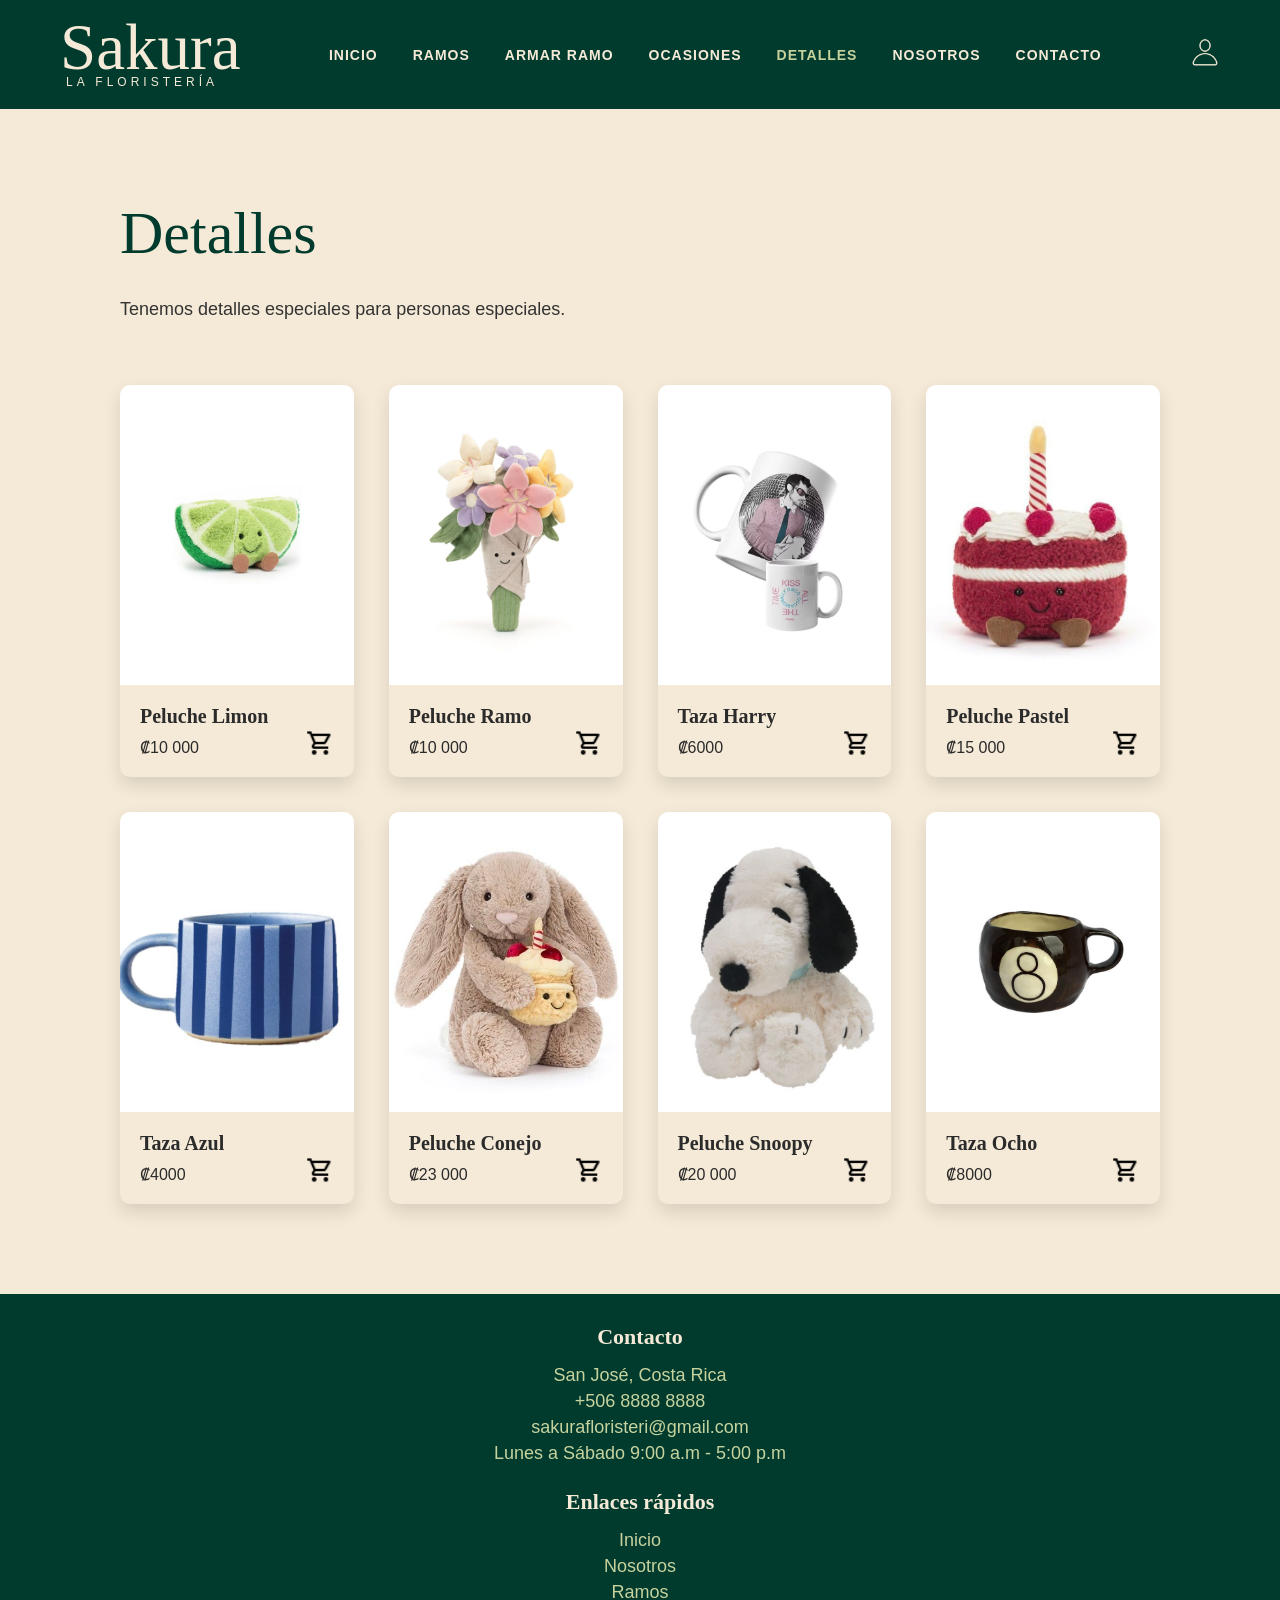
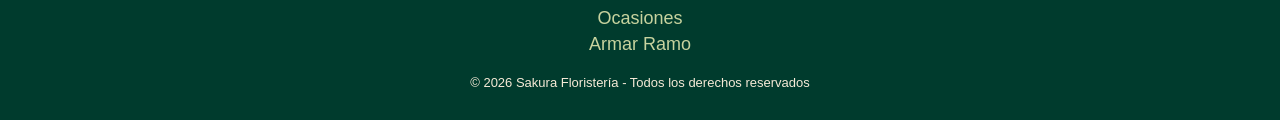
<file: detalles.html>
<!DOCTYPE html>
<html lang="es">

<head>
    <meta charset="UTF-8">
    <meta name="viewport" content="width=device-width, initial-scale=1.0">

    <link rel="stylesheet" href="css/style.css">
    <link rel="stylesheet" href="css/detalles.css">
    <link rel="stylesheet" href="css/footer.css">

    <title>Detalles | Sakura</title>
</head>

<body>

    <!-- ===================================================== -->
    <!-- HEADER / BARRA DE NAVEGACIÓN -->
    <!-- ===================================================== -->

    <header class="header">

        <!-- LOGO -->
        <div class="logo">
            <h1>Sakura</h1>
            <p>LA FLORISTERÍA</p>
        </div>

        <!-- Checkbox oculto para abrir/cerrar el menú -->
        <input type="checkbox" id="menu-toggle" class="menu-toggle">

        <!-- Botón hamburguesa -->
        <label for="menu-toggle" class="menu-button">
            <span></span>
            <span></span>
            <span></span>
        </label>

        <!-- MENÚ DE NAVEGACIÓN -->
        <nav class="menu">
            <ul>
                <li><a href="index.html">INICIO</a></li>
                <li><a href="ramos.html">RAMOS</a></li>
                <li><a href="armar_Ramo.html">ARMAR RAMO</a></li>
                <li><a href="ocasiones.html">OCASIONES</a></li>
                <li><a href="detalles.html"  class="activo">DETALLES</a></li>
                <li><a href="#nosotros">NOSOTROS</a></li>
                <li><a href="#contacto">CONTACTO</a></li>
            </ul>
        </nav>

        <!-- ICONOS DEL MENÚ -->
        <div class="iconos">
            <a href="registro.html" class="icono-usuario">
                <img src="assets/images/person.png" alt="Ir al registro">
            </a>
        </div>

    </header>

    <!-- PAGINA DETALLES -->
    <main class="pagina-detalles">

        <section class="encabezado-detalles">

            <h1>Detalles</h1>

            <p>
                Tenemos detalles especiales para personas especiales.
            </p>

        </section>

        <section class="lista-detalles">

            <!-- PELUCHE LIMON -->
            <div class="tarjeta-detalles">

                <img src="assets/images/limon.jpg" alt="Peluche en forma de limon">

                <div class="info-detalles">
                    <h3>Peluche Limon</h3>
                    <p>₡10 000</p>
                    <button>
                        <img src="assets/images/carrito.png" alt="Agregar al carrito">
                    </button>
                </div>

            </div>

            <!-- PELUCHE RAMO -->
            <div class="tarjeta-detalles">

                <img src="assets/images/flor.jpg" alt="Peluche en forma de Ramo de flores">

                <div class="info-detalles">
                    <h3>Peluche Ramo</h3>
                    <p>₡10 000</p>
                    <button>
                        <img src="assets/images/carrito.png" alt="Agregar al carrito">
                    </button>
                </div>

            </div>

            <!-- HARRY STYLES-->
            <div class="tarjeta-detalles">

                <img src="assets/images/harry.jpg" alt="Taza de Harry Styles">

                <div class="info-detalles">
                    <h3>Taza Harry</h3>
                    <p>₡6000</p>
                    <button>
                        <img src="assets/images/carrito.png" alt="Agregar al carrito">
                    </button>
                </div>

            </div>

            <!-- PELUCHE PASTEL-->
            <div class="tarjeta-detalles">

                <img src="assets/images/pastel.jpg" alt="Peluche de pastel">

                <div class="info-detalles">
                    <h3>Peluche Pastel</h3>
                    <p>₡15 000</p>
                    <button>
                        <img src="assets/images/carrito.png" alt="Agregar al carrito">
                    </button>
                </div>

            </div>

            <!-- TAZA AZUL-->
            <div class="tarjeta-detalles">

                <img src="assets/images/taza azul.jpg" alt="Taza azul">

                <div class="info-detalles">
                    <h3>Taza Azul</h3>
                    <p>₡4000</p>
                    <button>
                        <img src="assets/images/carrito.png" alt="Agregar al carrito">
                    </button>
                </div>

            </div>

            <!-- PELUCHE CONEJO -->
            <div class="tarjeta-detalles">

                <img src="assets/images/conejopastel.jpg" alt="Peluche de conejo con un pastel">

                <div class="info-detalles">
                    <h3>Peluche Conejo</h3>
                    <p>₡23 000</p>
                    <button>
                        <img src="assets/images/carrito.png" alt="Agregar al carrito">
                    </button>
                </div>

            </div>

            <!-- PELUCHE SNOOPY-->
            <div class="tarjeta-detalles">

                <img src="assets/images/snoopy.jpg" alt="Peluche de Snoopy">

                <div class="info-detalles">
                    <h3>Peluche Snoopy</h3>
                    <p>₡20 000</p>
                    <button>
                        <img src="assets/images/carrito.png" alt="Agregar al carrito">
                    </button>
                </div>

            </div>

            <!-- TAZA 8-->
            <div class="tarjeta-detalles">

                <img src="assets/images/8.jpg" alt="Taza con un 8 en el centro">

                <div class="info-detalles">
                    <h3>Taza Ocho</h3>
                    <p>₡8000</p>
                    <button>
                        <img src="assets/images/carrito.png" alt="Agregar al carrito">
                    </button>
                </div>

            </div>

        </section>

    </main>

    <!-- ===================================================== -->
    <!-- FOOTER -->
    <!-- ===================================================== -->

    <footer class="footer">

        <!-- ===================================================== -->
        <!-- INFORMACIÓN DE CONTACTO -->
        <!-- ===================================================== -->
        <div id="contacto" class="footer-contacto">

            <h3>Contacto</h3>

            <p>San José, Costa Rica</p>
            <p>+506 8888 8888</p>
            <p>sakurafloristeri@gmail.com</p>
            <p>Lunes a Sábado 9:00 a.m - 5:00 p.m</p>
        </div>

        <!-- ENLACES -->
        <div class="footer-links">

            <h3>Enlaces rápidos</h3>
            <a href="index.html">Inicio</a>
            <a href="index.html#nosotros">Nosotros</a>
            <a href="ramos.html">Ramos</a>
            <a href="ocasiones.html">Ocasiones</a>
            <a href="armar_Ramo.html">Armar Ramo</a>
        </div>


        <!-- COPYRIGHT -->
        <p class="copy">
            © 2026 Sakura Floristería - Todos los derechos reservados
        </p>
    </footer>


</body>

</html>
</file>
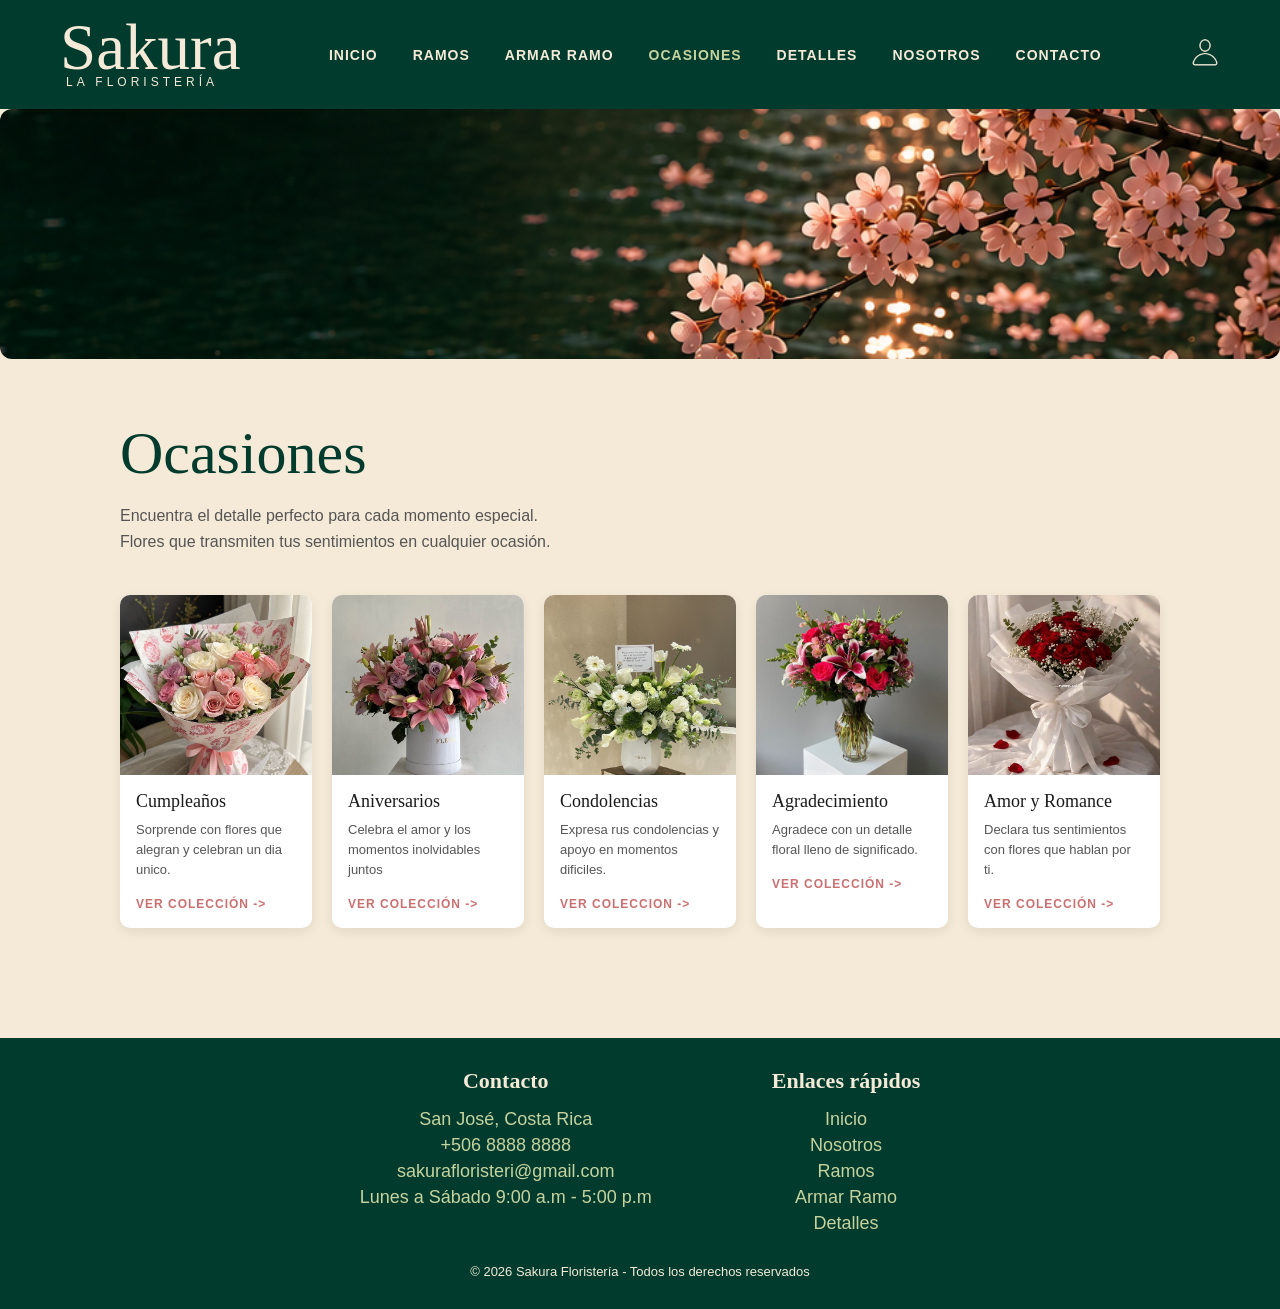
<file: ocasiones.html>
<!DOCTYPE html>
<html lang="es">

<head>
    <meta charset="UTF-8">
    <meta name="viewport" content="width=device-width, initial-scale=1.0">
    <link rel="stylesheet" href="css/ocasiones.css">
    <link rel="stylesheet" href="css/footer.css">
    <link rel="stylesheet" href="css/style.css">
    <title>Ocasiones | Sakura</title>
</head>

<body>

    <!-- ===================================================== -->
    <!-- HEADER / BARRA DE NAVEGACIÓN -->
    <!-- ===================================================== -->

    <header class="header">

        <!-- LOGO -->
        <div class="logo">
            <h1>Sakura</h1>
            <p>LA FLORISTERÍA</p>
        </div>

        <!-- Checkbox oculto para abrir/cerrar el menú -->
        <input type="checkbox" id="menu-toggle" class="menu-toggle">

        <!-- Botón hamburguesa -->
        <label for="menu-toggle" class="menu-button">
            <span></span>
            <span></span>
            <span></span>
        </label>

        <!-- MENÚ DE NAVEGACIÓN -->
        <nav class="menu">
            <ul>
                <li><a href="index.html">INICIO</a></li>
                <li><a href="ramos.html">RAMOS</a></li>
                <li><a href="armar_Ramo.html">ARMAR RAMO</a></li>
                <li><a href="ocasiones.html"  class="activo">OCASIONES</a></li>
                <li><a href="detalles.html">DETALLES</a></li>
                <li><a href="#nosotros">NOSOTROS</a></li>
                <li><a href="#contacto">CONTACTO</a></li>
            </ul>
        </nav>

        <!-- ICONOS DEL MENÚ -->
        <div class="iconos">
            <a href="registro.html" class="icono-usuario">
                <img src="assets/images/person.png" alt="Ir al registro">
            </a>
        </div>

    </header>

    <main>
        <section class="banner-ocasiones">
            <img src="assets/images/cerezos.png" alt="Flores de cerezo">
        </section>

        <section class="pagina-ocasiones">

            <div class="encabezado-ocasiones">
                <h1>Ocasiones</h1>
                <p>Encuentra el detalle perfecto para cada momento especial.
                    Flores que transmiten tus sentimientos en cualquier ocasión.
                </p>
            </div>

            <!-- Contenedor de las 5 tarjetas-->
            <div class="lista-ocasiones">
                <div class="tarjeta-ocasion">
                    <img src="assets/images/cumpleaños.jpg" alt="Cumpleaños">
                    <div class="info-ocasion">
                        <h3>Cumpleaños</h3>
                        <p>Sorprende con flores que alegran y celebran un dia unico.</p>
                        <a href="cumpleaños.html">VER COLECCIÓN -></a>
                    </div>
                </div>
                <!-- tarjeta 1-->
                <div class="tarjeta-ocasion">
                    <img src="assets/images/aniversarios.jpg" alt="Aniversario">
                    <div class="info-ocasion">
                        <h3>Aniversarios </h3>
                        <p>Celebra el amor y los momentos inolvidables juntos</p>
                        <a href="aniversarios.html"> VER COLECCIÓN -></a>
                    </div>
                </div>
                <!-- tarjeta 2-->
                <div class="tarjeta-ocasion">
                    <img src="assets/images/condolencias.jpg" alt="Condolencias">
                    <div class="info-ocasion">
                        <h3>Condolencias</h3>
                        <p>Expresa rus condolencias y apoyo en momentos dificiles.</p>
                        <a href="condolencias.html">VER COLECCION -></a>
                    </div>
                </div>
                <!-- tarjeta 3-->
                <div class="tarjeta-ocasion">
                    <img src="assets/images/agradecimiento.jpg" alt="Agradecimiento">
                    <div class="info-ocasion">
                        <h3>Agradecimiento</h3>
                        <p>Agradece con un detalle floral lleno de significado.</p>
                        <a href="agradecimiento.html">VER COLECCIÓN -></a>
                    </div>
                </div>
                <!-- tarjeta 4-->

                <div class="tarjeta-ocasion">
                    <img src="assets/images/amor.jpg" alt="Amor y romance">
                    <div class="info-ocasion">
                        <h3>Amor y Romance</h3>
                        <p>Declara tus sentimientos con flores que hablan por ti.</p>
                        <a href="amor_romance.html">VER COLECCIÓN -></a>
                    </div>
                </div>
            </div>
        </section>
    </main>

    <!-- ===================================================== -->
    <!-- FOOTER -->
    <!-- ===================================================== -->
    <footer class="footer">

        <div class="footer-contenido">

            <!-- INFORMACIÓN DE CONTACTO -->
            <div id="contacto" class="footer-contacto">

                <h3>Contacto</h3>

                <p>San José, Costa Rica</p>
                <p>+506 8888 8888</p>
                <p>sakurafloristeri@gmail.com</p>
                <p>Lunes a Sábado 9:00 a.m - 5:00 p.m</p>
            </div>

            <!-- ENLACES -->
            <div class="footer-links">

                <h3>Enlaces rápidos</h3>
                <a href="index.html">Inicio</a>
                <a href="index.html#nosotros">Nosotros</a>
                <a href="ramos.html">Ramos</a>
                <a href="armar_Ramo.html">Armar Ramo</a>
                <a href="detalles.html">Detalles</a>
            </div>

        </div>

        <!-- COPYRIGHT -->
        <p class="copy">
            © 2026 Sakura Floristería - Todos los derechos reservados
        </p>

    </footer>

</body>

</html>
</file>
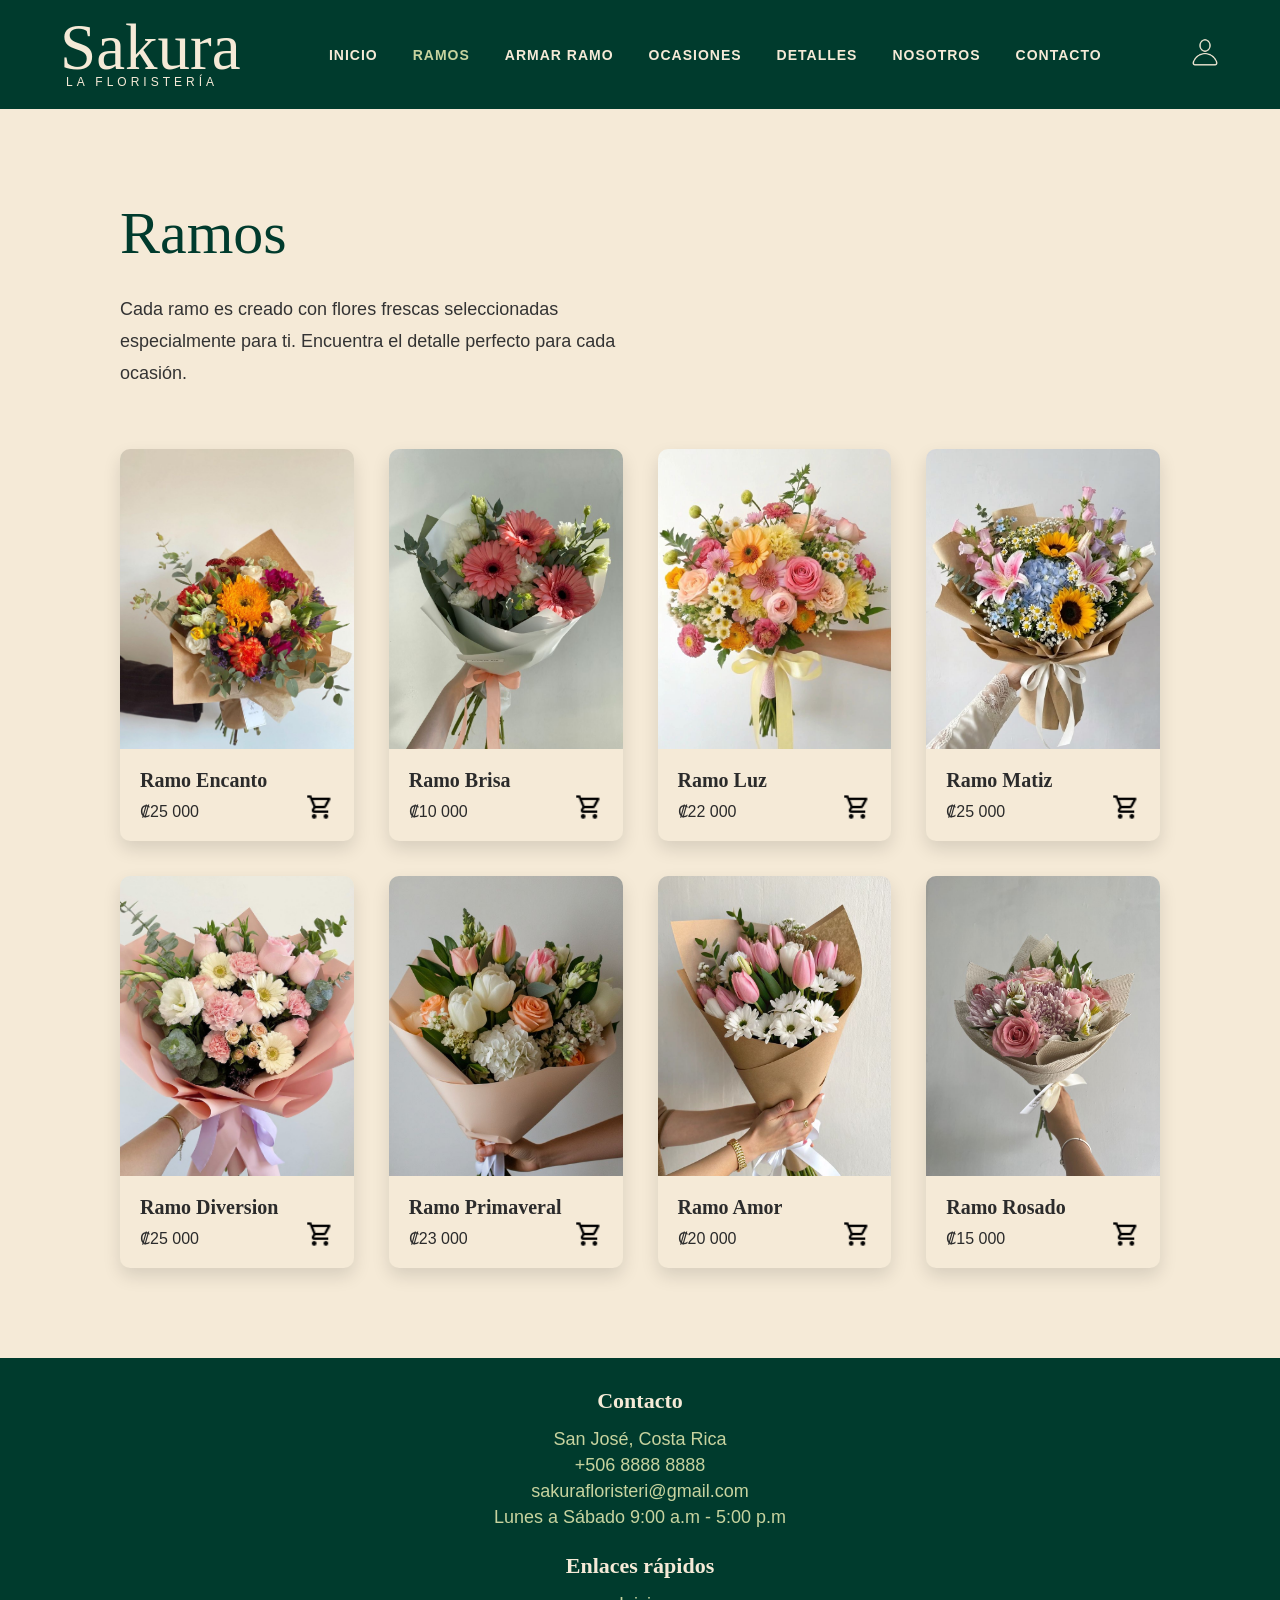
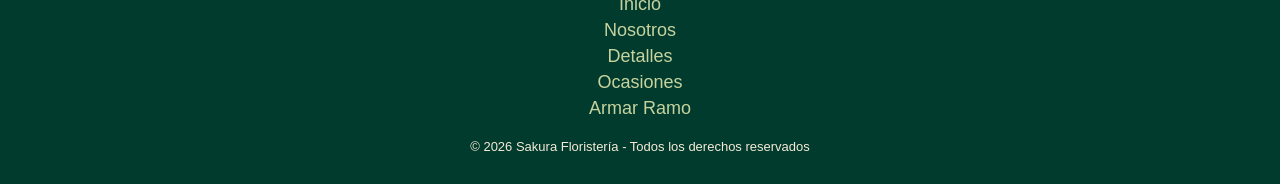
<file: ramos.html>
<!DOCTYPE html>
<html lang="es">

<head>
    <meta charset="UTF-8">
    <meta name="viewport" content="width=device-width, initial-scale=1.0">

    
    <link rel="stylesheet" href="css/style.css">
    <link rel="stylesheet" href="css/ramos.css">
    <link rel="stylesheet" href="css/footer.css">

    <title>Ramos | Sakura</title>
</head>

<body>

    <!-- ===================================================== -->
    <!-- HEADER / BARRA DE NAVEGACIÓN -->
    <!-- ===================================================== -->

    <header class="header">

        <!-- LOGO -->
        <div class="logo">
            <h1>Sakura</h1>
            <p>LA FLORISTERÍA</p>
        </div>

        <!-- Checkbox oculto para abrir/cerrar el menú -->
        <input type="checkbox" id="menu-toggle" class="menu-toggle">

        <!-- Botón hamburguesa -->
        <label for="menu-toggle" class="menu-button">
            <span></span>
            <span></span>
            <span></span>
        </label>

        <!-- MENÚ DE NAVEGACIÓN -->
        <nav class="menu">
            <ul>
                <li><a href="index.html">INICIO</a></li>
                <li><a href="ramos.html" class="activo">RAMOS</a></li>
                <li><a href="armar_Ramo.html">ARMAR RAMO</a></li>
                <li><a href="ocasiones.html">OCASIONES</a></li>
                <li><a href="detalles.html">DETALLES</a></li>
                <li><a href="index.html#nosotros">NOSOTROS</a></li>
                <li><a href="#contacto">CONTACTO</a></li>
            </ul>
        </nav>

        <!-- ICONOS DEL MENÚ -->
        <div class="iconos">
            <a href="registro.html" class="icono-usuario">
                <img src="assets/images/person.png" alt="Ir al registro">
            </a>
        </div>

    </header>

    <!-- PAGINA RAMOS -->
    <main class="pagina-ramos">

        <section class="encabezado-ramos">
            <h1>Ramos</h1>
            <p>
                Cada ramo es creado con flores frescas seleccionadas especialmente para ti.
                Encuentra el detalle perfecto para cada ocasión.
            </p>
        </section>

        <section class="lista-ramos">

            <!-- RAMO 1 -->
            <div class="tarjeta-ramo">

                <img src="assets/images/ramo01.jpg" alt="Ramo Encanto">

                <div class="info-ramo">
                    <h3>Ramo Encanto</h3>
                    <p>₡25 000</p>
                    <button>
                        <img src="assets/images/carrito.png" alt="Agregar al carrito">
                    </button>
                </div>

            </div>

            <!-- RAMO 2 -->
            <div class="tarjeta-ramo">

                <img src="assets/images/ramo02.jpg" alt="Ramo Primavera">

                <div class="info-ramo">
                    <h3>Ramo Brisa</h3>
                    <p>₡10 000</p>
                    <button>
                        <img src="assets/images/carrito.png" alt="Agregar al carrito">
                    </button>
                </div>

            </div>

            <!-- RAMO 3 -->
            <div class="tarjeta-ramo">

                <img src="assets/images/ramo03.jpg" alt="Ramo Pureza">

                <div class="info-ramo">
                    <h3>Ramo Luz</h3>
                    <p>₡22 000</p>
                    <button>
                        <img src="assets/images/carrito.png" alt="Agregar al carrito">
                    </button>
                </div>

            </div>

            <!-- RAMO 4 -->
            <div class="tarjeta-ramo">

                <img src="assets/images/ramo04.jpg" alt="Ramo Romance">

                <div class="info-ramo">
                    <h3>Ramo Matiz</h3>
                    <p>₡25 000</p>
                    <button>
                        <img src="assets/images/carrito.png" alt="Agregar al carrito">
                    </button>
                </div>

            </div>

            <!-- RAMO 5 -->
            <div class="tarjeta-ramo">

                <img src="assets/images/ramo05.jpg" alt="Ramo Diversion">

                <div class="info-ramo">
                    <h3>Ramo Diversion</h3>
                    <p>₡25 000</p>
                    <button>
                        <img src="assets/images/carrito.png" alt="Agregar al carrito">
                    </button>
                </div>

            </div>

            <!-- RAMO 6 -->
            <div class="tarjeta-ramo">

                <img src="assets/images/ramo06.jpg" alt="Ramo Primaveral">

                <div class="info-ramo">
                    <h3>Ramo Primaveral</h3>
                    <p>₡23 000</p>
                    <button>
                        <img src="assets/images/carrito.png" alt="Agregar al carrito">
                    </button>
                </div>

            </div>

            <!-- RAMO 7 -->
            <div class="tarjeta-ramo">

                <img src="assets/images/ramo07.jpg" alt="Ramo Amor">

                <div class="info-ramo">
                    <h3>Ramo Amor</h3>
                    <p>₡20 000</p>
                    <button>
                        <img src="assets/images/carrito.png" alt="Agregar al carrito">
                    </button>
                </div>

            </div>

            <!-- RAMO 8 -->
            <div class="tarjeta-ramo">

                <img src="assets/images/ramo08.jpg" alt="Ramo Encanto">

                <div class="info-ramo">
                    <h3>Ramo Rosado</h3>
                    <p>₡15 000</p>
                    <button>
                        <img src="assets/images/carrito.png" alt="Agregar al carrito">
                    </button>
                </div>

            </div>

        </section>

    </main>
    <!-- ===================================================== -->
    <!-- FOOTER -->
    <!-- ===================================================== -->

    <footer class="footer">

        <!-- ===================================================== -->
        <!-- INFORMACIÓN DE CONTACTO -->
        <!-- ===================================================== -->
        <div id="contacto" class="footer-contacto">

            <h3>Contacto</h3>

            <p>San José, Costa Rica</p>
            <p>+506 8888 8888</p>
            <p>sakurafloristeri@gmail.com</p>
            <p>Lunes a Sábado 9:00 a.m - 5:00 p.m</p>
        </div>

        <!-- ENLACES -->
        <div class="footer-links">

            <h3>Enlaces rápidos</h3>
            <a href="index.html">Inicio</a>
            <a href="index.html#nosotros">Nosotros</a>
            <a href="detalles.html">Detalles</a>
            <a href="ocasiones.html">Ocasiones</a>
            <a href="armar_Ramo.html">Armar Ramo</a>
        </div>


        <!-- COPYRIGHT -->
        <p class="copy">
            © 2026 Sakura Floristería - Todos los derechos reservados
        </p>
    </footer>

</body>

</html>
</file>
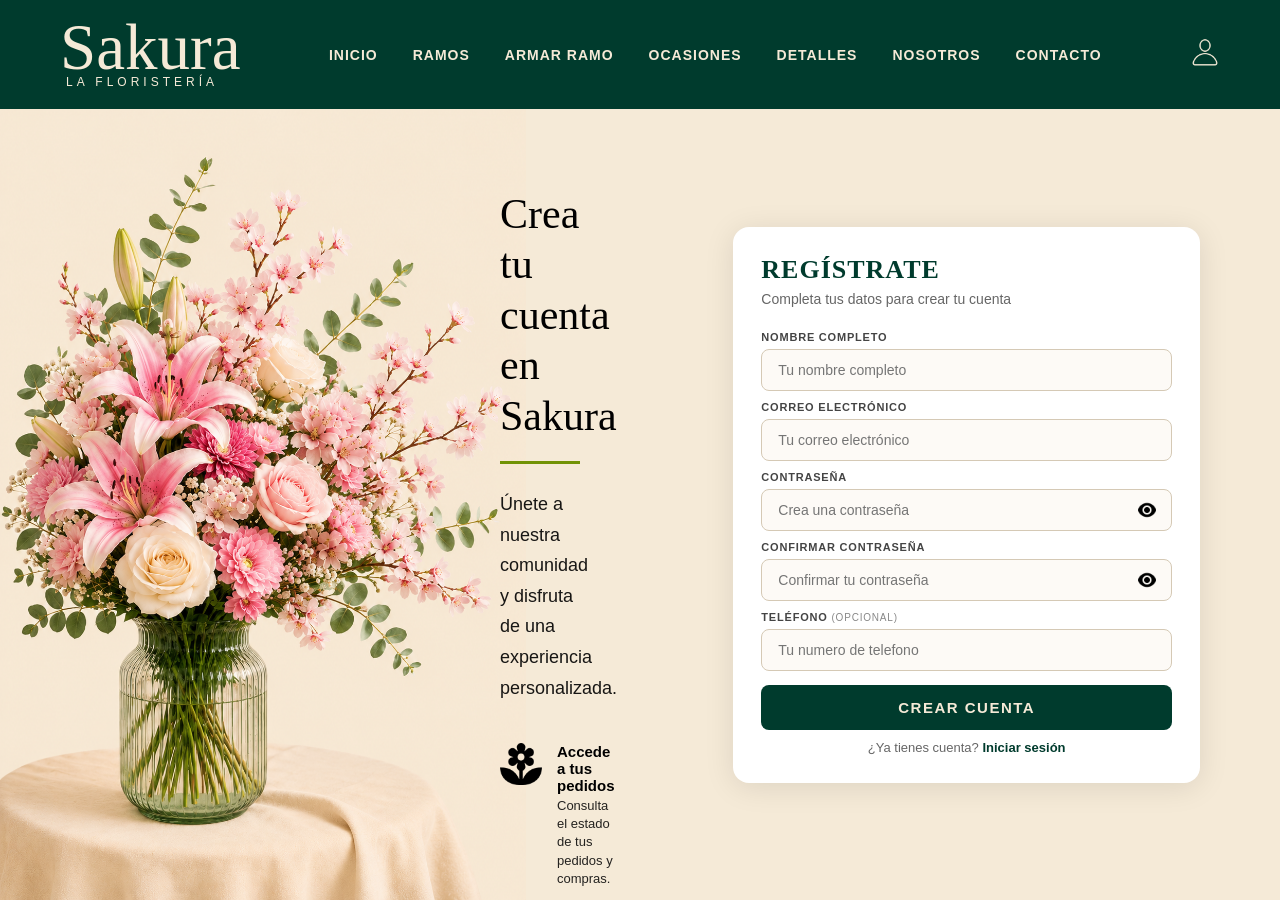
<file: registro.html>
<!DOCTYPE html>
<html lang="es">

<head>
    <meta charset="UTF-8">
    <meta name="viewport" content="width=device-width, initial-scale=1.0">
    <link rel="stylesheet" href="css/style.css">
    <link rel="stylesheet" href="css/registro.css">
    <title>Registro|Sakura</title>
</head>

<body>
<!-- ===================================================== -->
    <!-- HEADER / BARRA DE NAVEGACIÓN -->
    <!-- ===================================================== -->

    <header class="header">

        <!-- LOGO -->
        <div class="logo">
            <h1>Sakura</h1>
            <p>LA FLORISTERÍA</p>
        </div>

        <!-- Checkbox oculto para abrir/cerrar el menú -->
        <input type="checkbox" id="menu-toggle" class="menu-toggle">

        <!-- Botón hamburguesa -->
        <label for="menu-toggle" class="menu-button">
            <span></span>
            <span></span>
            <span></span>
        </label>

        <!-- MENÚ DE NAVEGACIÓN -->
        <nav class="menu">
            <ul>
                <li><a href="index.html">INICIO</a></li>
                <li><a href="ramos.html">RAMOS</a></li>
                <li><a href="armar_Ramo.html">ARMAR RAMO</a></li>
                <li><a href="ocasiones.html">OCASIONES</a></li>
                <li><a href="detalles.html">DETALLES</a></li>
                <li><a href="#nosotros">NOSOTROS</a></li>
                <li><a href="#contacto">CONTACTO</a></li>
            </ul>
        </nav>

        <!-- ICONOS DEL MENÚ -->
        <div class="iconos">
            <a href="registro.html" class="icono-usuario">
                <img src="assets/images/person.png" alt="Ir al registro">
            </a>
        </div>

    </header>

    <main class="pagina-registro">

        <!-- COLUMNA IZQUIERDA -->
        <div class="lado-izquierdo">
            <div class="texto-bienvenida">
                <h2>Crea tu cuenta <br> en Sakura</h2>
                <div class="linea-decorativa"></div>
                <p class="descripcion">Únete a nuestra comunidad <br> y disfruta de una experiencia<br>
                    personalizada.</p>
                <ul class="beneficios">
                    <li class="beneficio-item">
                        <img src="assets/images/margarita-alternativa (1).png" alt="Pedidos" class="icono-beneficio">
                        <div class="texto-beneficio">
                            <strong>Accede a tus pedidos</strong>
                            <span>Consulta el estado de tus pedidos y compras.</span>
                        </div>
                    </li>
                    <li class="beneficio-item">
                        <img src="assets/images/corazon.png" alt="Favoritos" class="icono-beneficio">
                        <div class="texto-beneficio">
                            <strong>Guarda tus favoritos</strong>
                            <span>Guarda y organiza tus ramos y productos favoritos.</span>
                        </div>
                    </li>
                    <li class="beneficio-item">
                        <img src="assets/images/etiqueta.png" alt="Etiqueta" class="icono-beneficio">
                        <div class="texto-beneficio">
                            <strong>Ofertas exclusivas</strong>
                            <span>Recibe promociones y descuentos especiales para ti.</span>
                        </div>
                    </li>
                </ul>
            </div>
        </div>

        <!-- COLUMNA DERECHA -->
        <div class="lado-derecho">
            <div class="tarjeta-registro">
                <h2 class="titulo-form">REGÍSTRATE</h2>
                <p class="subtitulo-form">Completa tus datos para crear tu cuenta</p>
                <form class="formulario" >

                    <!-- CAMPO DE NOMBRE -->
                    <div class="campo-grupo">
                        <label for="nombre">NOMBRE COMPLETO</label>
                        <input type="text" id="nombre" name="nombre" placeholder="Tu nombre completo" required>
                    </div>

                    <!-- CAMPO DE CORREO -->
                    <div class="campo-grupo">
                        <label for="correo">CORREO ELECTRÓNICO</label>
                        <input type="email" id="correo" name="correo" placeholder="Tu correo electrónico" required>
                    </div>

                    <!-- CAMPO DE CONTRASEÑA -->
                    <div class="campo-grupo">
                        <label for="contrasena">CONTRASEÑA</label>
                        <div class="input-con-icono">
                            <input type="password" id="contrasena" name="contrasena" placeholder="Crea una contraseña"
                                required>
                            <button type="button" class="btn-ojo" onclick="togglePassword('contrasena',this)">
                                <img src="assets/images/ojo.png" alt="Mostrar contraseña" class="img-ojo">
                            </button>
                        </div>
                    </div>

                    <!-- CONFIRMAR CONTRASEÑA -->
                    <div class="campo-grupo">
                        <label for="confirmar">CONFIRMAR CONTRASEÑA</label>
                        <div class="input-con-icono">
                            <input type="password" id="confirmar" name="confirmar" placeholder="Confirmar tu contraseña"
                                required>
                            <button type="button" class="btn-ojo" onclick="togglePassword('confirmar',this)">
                                <img src="assets/images/ojo.png" alt="Mostrar contraseña" class="img-ojo">
                            </button>
                        </div>
                    </div>

                    <!-- CAMPO TELEFONO -->
                    <div class="campo-grupo">
                        <label for="telefono">TELÉFONO <span class="opcional">(OPCIONAL)</span></label>
                        <input type="tel" id="telefono" name="telefono" placeholder="Tu numero de telefono">
                    </div>

                    <!-- Mensaje si las contraseñas no coinciden -->
                    <p class="mensaje-error" id="error-contrasena"></p>

                    <!-- BOTÓN ENVIAR -->
                    <button type="submit" class="btn-crear-cuenta">CREAR CUENTA</button>

                    <p class="link-login">
                        ¿Ya tienes cuenta? <a href="usuario.html">Iniciar sesión</a>
                    </p>

                </form>
            </div>
        </div>

    </main>
    <script src="js/registro.js"></script>
    </body>
    </html>
</file>
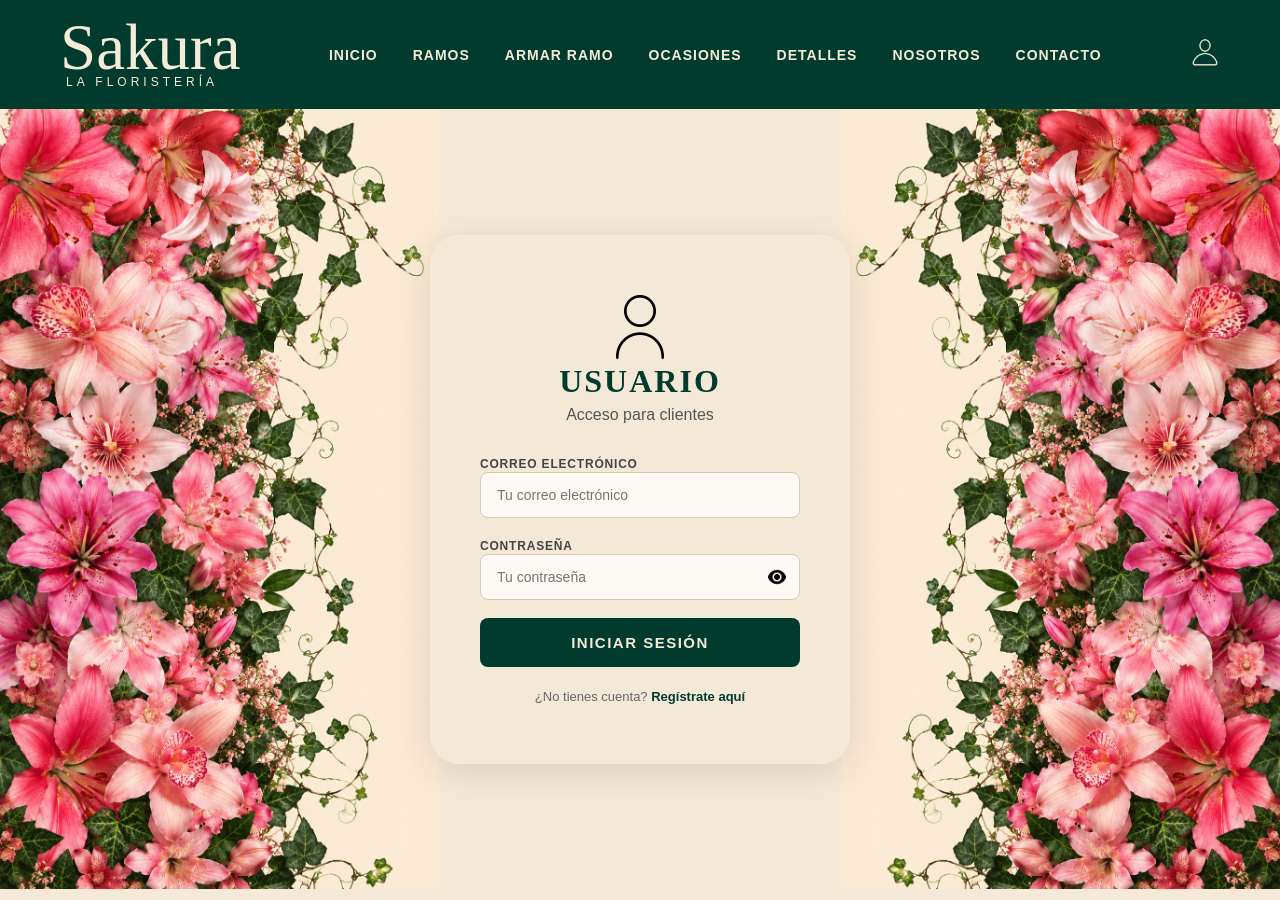
<file: usuario.html>
<!DOCTYPE html>
<html lang="es">

<head>
    <meta charset="UTF-8">
    <meta name="viewport" content="width=device-width, initial-scale=1.0">
    <link rel="stylesheet" href="css/style.css">
    <link rel="stylesheet" href="css/usuario.css">
    <title>Usuario|Sakura</title>
</head>

<body>
    <!-- ===================================================== -->
    <!-- HEADER / BARRA DE NAVEGACIÓN -->
    <!-- ===================================================== -->

    <header class="header">

        <!-- LOGO -->
        <div class="logo">
            <h1>Sakura</h1>
            <p>LA FLORISTERÍA</p>
        </div>

        <!-- Checkbox oculto para abrir/cerrar el menú -->
        <input type="checkbox" id="menu-toggle" class="menu-toggle">

        <!-- Botón hamburguesa -->
        <label for="menu-toggle" class="menu-button">
            <span></span>
            <span></span>
            <span></span>
        </label>

        <!-- MENÚ DE NAVEGACIÓN -->
        <nav class="menu">
            <ul>
                <li><a href="index.html">INICIO</a></li>
                <li><a href="ramos.html">RAMOS</a></li>
                <li><a href="armar_Ramo.html">ARMAR RAMO</a></li>
                <li><a href="ocasiones.html">OCASIONES</a></li>
                <li><a href="detalles.html">DETALLES</a></li>
                <li><a href="#nosotros">NOSOTROS</a></li>
                <li><a href="#contacto">CONTACTO</a></li>
            </ul>
        </nav>

        <!-- ICONOS DEL MENÚ -->
        <div class="iconos">
            <a href="registro.html" class="icono-usuario">
                <img src="assets/images/person.png" alt="Ir al registro">
            </a>
        </div>

    </header>
    <!-- ============================================
CONTENIDO PRINCIPAL
============================================= -->
    <main class="pagina-login">
        <div class="tarjeta-login">
            <div class="icono-usuario">
                <img src="assets/images/user (2).png" alt="Usuario">
            </div>
            <h2 class="titulo-login">USUARIO</h2>
            <p class="subtitulo-login">Acceso para clientes</p>

            <!-- ============================================
FORMULARIO DE LOGIN
============================================= -->

            <form class="formulario-login" >

                <!-- CAMPO CORREO -->

                <div class="campo-grupo">
                    <label for="correo-login">CORREO ELECTRÓNICO</label>
                    <input type="email" id="correo-login" name="correo-login" placeholder="Tu correo electrónico"
                        required>
                </div>

                <!-- CAMPO CONTRASEÑA -->
                <div class="campo-grupo">
                    <label for="contrasena-login">CONTRASEÑA</label>
                    <div class="input-con-icono">
                        <input type="password" id="contrasena-login" name="contrasena" placeholder="Tu contraseña"
                            required>
                        <button type="button" class="btn-ojo" onclick="togglePasswordLogin('contrasena-login',this)">
                            <img src="assets/images/ojo.png" alt="Mostrar contraseña" class="img-ojo">
                        </button>
                    </div>
                </div>

                <!-- BOTÓN INICIAR SESIÓN -->
                <button type="submit" class="btn-iniciar-sesion">INICIAR SESIÓN</button>

                <!-- ENLACE A REGISTRO -->
                <p class="link-registro">
                    ¿No tienes cuenta?
                    <a href="registro.html">Regístrate aquí</a>
                </p>
            </form>

        </div>

    </main>
    <script src="js/usuario.js"></script>
</body>

</html>
</file>
<file: css/style.css>
/*=============
Reset 
===============*/
* {
    margin: 0;
    padding: 0;
    /* Hace que el padding no aumente el tamaño total */
    box-sizing: border-box;
}

/*=============
Body
===============*/
body {
    font-family: Arial, Helvetica, sans-serif;
    background-color: #f5ead7;
}

/*=============
Header
===============*/
.header {
    width: 100%;
    background-color: #003b2d;
    /* Flexbox sirve para acomodar el logo y el menú */
    display: flex;
    /* Separa el logo y el menú */
    justify-content: space-between;
    align-items: center;
    padding: 20px 60px;
}

/*=============
Logo
===============*/
.logo h1 {
    color: #f5ead7;
    font-size: 65px;
    font-family: Georgia, serif;
    font-weight: normal;
    line-height: 55px;
}

.logo p {
    color: #f5ead7;
    font-size: 12px;
    letter-spacing: 4px;
    margin-left: 6px;
}

/*=============
Menu de navegación
===============*/
.menu ul {
    
    display: flex;
    list-style: none;
    /* Da el espacio entre opciones */
    gap: 35px;
}

/*=============
Cambia color al pasar el mouse
===============*/
.menu a {
    color: #f5ead7;
    text-decoration: none;
    font-size: 14px;
    font-weight: bold;
    letter-spacing: 1px;
    transition: 0.3s;
}
.menu a.activo {
    color: #c7d39f;
}
.menu a:hover{
    color: #c7d39f;
    border-bottom: 2px solid #c7d39f;
    padding-bottom: 5px;
}

/*=============
Confi de los iconos de la barra
===============*/
.iconos{
    display: flex;
    align-items: center;
    gap: 20px;
}

.iconos button{
    background: none;
    border: none;
    cursor: pointer;
    transition: 0.3s;
}
.iconos button:hover{
    transform: scale(1.1);
}
.iconos img{
    width: 30px;
}
/*=============
Confi de la imagen del arbol de cerezos
===============*/
.cerezos {
    width: 100%;
    height: 650px;
    background-image: url("../assets/images/cerezos.png");
    background-size: cover;
    /*cubra toda la sección*/
    background-position: center;
    /*Para que no se repita la imagen*/
    background-repeat: no-repeat;
}

.contenido-cerezos {
    padding-top: 120px;
    padding-left: 80px;
    color: #f5ead7;
}

.contenido-cerezos h1 {
    font-size: 70px;
    font-family: Georgia, serif;
    line-height: 75px;
    margin-bottom: 30px;
}

.contenido-cerezos p {
    font-size: 20px;
    line-height: 40px;
    margin-bottom: 40px;
    width: 600px;
}



/*=============
Confi de los botones en la imagen principal
===============*/
.botones {
    display: flex;
    gap: 20px;
}

.btn {
    text-decoration: none;
    padding: 14px 30px;
    border-radius: 8px;
    font-size: 16px;
    font-weight: bold;
}

.btn-ver {
    background-color: #b7bf8f;
    color: white;
}

.btn-nosotros {
    border: 2px solid #f5ead7;
    color: #f5ead7;
}


/*estilos que van a heredar todos los elementos de las paginas*/

/*===================
colecciones,titulo
====================*/
.colecciones {
    padding: 20px 60px 80px;

}

.titulo-seccion {
    text-align: center;
    margin-bottom: 50px;
}

.titulo-seccion h2 {
    font-family: Georgia, serif;
    font-size: 38px;
    font-weight: normal;/*sin negrita*/
    color: #1a1a1a;
    margin-bottom: 15px;

}

.tarjeta-coleccion {
    width: 280px;
    border-radius: 12px;
    overflow: hidden;
    cursor: pointer;
    transition: 0.3s;
    text-decoration: none;
    color: inherit;
}
/*================
cada tarjeta individual
======================*/
.contenedor-colecciones {
    display: flex;
    gap: 20px;
    justify-content: center;
    flex-wrap: wrap;
}

/*==================
foto de cada tarjeta
*/
.tarjeta-coleccion img {
    width: 100%;
    height: 200px;
    object-fit: cover; /*para que las imagenes se ajusten al tamaño sin deformarse*/
    display: block;/*elimina el espacio debajo de las imagenes*/

}

/* Parte inferior de la tarjeta con nombre y enlace */
.tarjeta-info {
    padding: 20px;
    transition: 0.3s;
}
.tarjeta-coleccion:hover .tarjeta-info{
    transform: translateY(-10px);
}

.tarjeta-info h3 {
    font-family: Georgia, serif;
    font-size: 22px;
    font-weight: normal;
    margin-bottom: 6px;
}

.tarjeta-info p {
    font-size: 12px;
    font-weight: bold;
    letter-spacing: 1.5px;
}
/*color de fondo de cada tarjeta*/
.tarjeta-rosa{
     background-color: #003b2d;
    color:#f5ead7;
}
.tarjeta-crema{
   background-color: #003b2d;
    color:#f5ead7;
}
.tarjeta-beige{
       background-color: #003b2d;
    color:#f5ead7;
}
.tarjeta-verde{
   background-color: #003b2d;
    color:#f5ead7;
}


/* =====================================================
HACE QUE SE OCULTE Y MUESTRE LA HAMBURGUESA
===================================================== */
.menu-toggle {
    display: none;
}

.menu-button {
    display: none;
    width: 38px;
    height: 32px;
    cursor: pointer;
}

.menu-button span {
    display: block;
    height: 4px;
    margin-bottom: 6px;
    background-color: #f5ead7;
    border-radius: 4px;
}
/* =====================================================
HAMBURGUESA
===================================================== */
@media (max-width: 700px) {

    .header {
        position: relative;
        padding: 20px;
    }

    .logo h1 {
        font-size: 45px;
        line-height: 42px;
    }

    .logo p {
        font-size: 10px;
    }

    .menu-button {
        display: block;
    }

    .menu {
        display: none;
        position: absolute;
        top: 95px;
        left: 0;
        width: 100%;
        background-color: #003b2d;
        padding: 15px;
        z-index: 999;
    }

    .menu-toggle:checked ~ .menu {
        display: block;
    }

    .menu ul {
        flex-direction: column;
        align-items: center;
        gap: 15px;
    }

    .iconos {
        display: flex;
    }

    .cerezos {
        height: auto;
    }

    .contenido-cerezos {
        padding: 80px 25px;
    }

    .contenido-cerezos h1 {
        font-size: 48px;
        line-height: 55px;
    }

    .contenido-cerezos p {
        width: 100%;
        font-size: 20px;
        line-height: 34px;
    }

    .botones {
        flex-direction: column;
        align-items: flex-start;
        margin-top: 25px;
        margin-bottom: 80px;
    }

    .tarjeta-coleccion {
        width: 90%;
    }

    .nosotros {
        flex-direction: column;
        text-align: center;
    }

    .texto-nosotros {
        width: 100%;
    }

    .imagen-nosotros img {
        width: 100%;
        height: auto;
    }
}
/* =========================
TABLET
========================= */
@media (max-width: 900px) {

    .header {
        padding: 20px 30px;
    }

    .menu ul {
        gap: 20px;
    }

    .contenido-cerezos h1 {
        font-size: 55px;
    }
}
/* =========================
CELULAR
========================= */
@media (max-width: 700px) {

    .menu-button {
        display: block;
    }

    .menu {
        display: none;
        position: absolute;
        top: 95px;
        left: 0;
        width: 100%;
        background-color: #003b2d;
        padding: 15px;
    }

    .menu-toggle:checked ~ .menu {
        display: block;
    }

    .menu ul {
        flex-direction: column;
        align-items: center;
        gap: 15px;
    }

    .contenido-cerezos h1 {
        font-size: 48px;
    }

    .contenido-cerezos p {
        width: 100%;
    }

    .nosotros {
        flex-direction: column;
    }
}
/* =========================
CELULAR PEQUEÑO
========================= */
@media (max-width: 420px) {

    .logo h1 {
        font-size: 35px;
    }

    .contenido-cerezos h1 {
        font-size: 36px;
        line-height: 42px;
    }

    .btn {
        width: 100%;
        text-align: center;
    }
}
</file>
<file: css/footer.css>
/*=============
FOOTER
===============*/
.footer {
    background-color: #003b2d;
    padding: 30px 20px;
    text-align: center;
}

/* Contenedor de enlaces y contacto */
.footer-contenido {
    display: flex;
    justify-content: center;
    gap: 120px;
    margin-bottom: 30px;
}
.footer-contacto {
    margin-bottom: 25px;
}

/* Enlaces rápidos y contacto */
.footer-links,
.footer-contacto {
    display: flex;
    flex-direction: column;
    align-items: center;
    gap: 5px;
}

.footer-links h3,
.footer-contacto h3 {
    color: #f5ead7;
    font-size: 22px;
    margin-bottom: 10px;
    font-family: Georgia, serif;
}

.footer-links a,
.footer-contacto p {
    color: #c7d39f;
    text-decoration: none;
    font-size: 18px;
}

.footer-links a:hover {
    color: white;
}
/*=============
TEXTO FINAL con el c de marca registrada
===============*/
.copy {
    color: #f5ead7;
    font-size: 13px;
    margin-top: 20px;
}
</file>
<file: css/nosotros.css>
/*=============
Pagina NOSOTROS
===============*/

.nosotros {
    background-color: #a7b178;
    display: flex;
    align-items: center;
    justify-content: space-between;
    gap: 80px;
    padding: 70px 80px;
}

.texto-nosotros {
    width: 350px;
    color: #003b2d;
}

.texto-nosotros .subtitulo {
    font-size: 11px;
    font-weight: bold;
    letter-spacing: 2px;
    margin-bottom: 15px;
}

.texto-nosotros h2 {
    font-family: Georgia, serif;
    font-size: 34px;
    font-weight: normal;
    margin-bottom: 20px;
}

.texto-nosotros p {
    font-size: 14px;
    line-height: 26px;
}

.imagen-nosotros img {
    width: 470px;
    height: 220px;
    object-fit: cover;
    border-radius: 6px;
}
</file>
<file: css/ramos.css>
/*=============
PAGINA RAMOS
===============*/
.pagina-ramos {
    padding: 90px 120px;
    background-color: #f5ead7;
}

.encabezado-ramos {
    margin-bottom: 60px;
}

.encabezado-ramos h1 {
    font-family: Georgia, serif;
    font-size: 60px;
    font-weight: normal;
    color: #003b2d;
    margin-bottom: 25px;
}

.encabezado-ramos p {
    width: 500px;
    font-size: 18px;
    line-height: 32px;
    color: #333;
}

.lista-ramos {
    display: grid;
    grid-template-columns: repeat(4, 1fr);
    gap: 35px;
}

.tarjeta-ramo {
    background-color: #f5ead7;
    border-radius: 10px;
    overflow: hidden;
    box-shadow: 0 8px 18px rgba(0, 0, 0, 0.12);
}

.tarjeta-ramo img {
    width: 100%;
    height: 300px;
    object-fit: cover;
    display: block;
}

.info-ramo {
    padding: 20px;
    position: relative;
}

.info-ramo h3 {
    font-family: Georgia, serif;
    font-size: 20px;
    color: #2b2b2b;
    margin-bottom: 10px;
}

.info-ramo p {
    font-size: 16px;
    color: #2b2b2b;
}

.info-ramo button {
    position: absolute;
    right: 20px;
    bottom: 20px;
    background: none;
    border: none;
    cursor: pointer;
    transition: 0.3s;
}

.info-ramo button img {
    width: 28px;
    height: 28px;
}

.info-ramo button:hover {
    transform: scale(1.25);
}
/* =========================
MEDIA QUERY TABLET
========================= */

@media (max-width: 900px) {

    /* Reduce el espacio de los lados */
    .pagina-ramos {
        padding: 70px 50px;
    }

    /* En tablet pasa de 4 columnas a 2 columnas */
    .lista-ramos {
        grid-template-columns: repeat(2, 1fr);
    }

    /* El texto puede ocupar todo el ancho */
    .encabezado-ramos p {
        width: 100%;
    }
}

/* =========================
MEDIA QUERY MÓVIL
========================= */

@media (max-width: 700px) {

    /* Reduce más el espacio en celular */
    .pagina-ramos {
        padding: 50px 25px;
    }

    /* Centra el encabezado */
    .encabezado-ramos {
        text-align: center;
        margin-bottom: 40px;
    }

    .encabezado-ramos h1 {
        font-size: 48px;
    }

    .encabezado-ramos p {
        width: 100%;
        font-size: 16px;
        line-height: 28px;
    }

    /* Si tienes filtros, se acomodan en el centro */
    .filtros {
        justify-content: center;
        gap: 10px;
    }

    .filtros button {
        width: 100%;
        max-width: 280px;
    }

    /* En celular los ramos salen uno debajo del otro */
    .lista-ramos {
        grid-template-columns: 1fr;
        gap: 30px;
    }

    .tarjeta-ramo {
        width: 100%;
    }

    .tarjeta-ramo img {
        height: 280px;
    }

    .info-ramo h3 {
        font-size: 22px;
    }

    .info-ramo p {
        font-size: 18px;
    }
}

/* =========================
MEDIA QUERY MÓVIL PEQUEÑO
========================= */

@media (max-width: 420px) {

    .pagina-ramos {
        padding: 40px 18px;
    }

    .encabezado-ramos h1 {
        font-size: 38px;
    }

    .tarjeta-ramo img {
        height: 240px;
    }
}
</file>
<file: css/armar_Ramo.css>
/*=====================================================
PÁGINA ARMAR RAMO
=====================================================*/

.armar-ramo {
    background-color: #f5ead7;
    padding: 40px 60px;
    font-family: Arial, sans-serif;
}


/*=====================================================
TÍTULO PRINCIPAL DE LA PÁGINA
=====================================================*/

.titulo-armar {
    text-align: center;
    margin-bottom: 40px;
}

.titulo-armar h2 {
    color: #7f4f55;
    font-size: 42px;
    margin-bottom: 10px;
}

.titulo-armar p {
    color: #5f5f5f;
    font-size: 16px;
}


/*=====================================================
CONTENEDOR PRINCIPAL
=====================================================*/

.contenedor-armar {
    display: flex;
    gap: 30px;
    align-items: flex-start;
}


/*=====================================================
LADO IZQUIERDO
=====================================================*/

.zona-productos {
    width: 70%;
}


/*=====================================================
FILTROS Y PERSONALIZACIÓN
=====================================================*/

.filtros,
.personalizar {
    background-color: #fffaf4;
    padding: 20px;
    border-radius: 18px;
    margin-bottom: 25px;
}

.filtros h3,
.personalizar h3 {
    color: #7f4f55;
    margin-bottom: 15px;
}


/*=====================================================
SELECT GENERALES
=====================================================*/

select {
    width: 100%;
    padding: 12px;
    border: 1px solid #d8b7a3;
    border-radius: 10px;
    background-color: white;
}


/*=====================================================
CONTENEDOR DE FLORES
=====================================================*/

.contenedor-flores {
    display: grid;
    grid-template-columns: repeat(3, 1fr);
    gap: 22px;
    margin-bottom: 25px;
}


/*=====================================================
TARJETA DE CADA FLOR
=====================================================*/

.tarjeta-flor {
    background-color: #fffaf4;
    border: 1px solid #e0cfc2;
    border-radius: 12px;
    padding: 14px;
    text-align: center;
    box-shadow: none;
}


/*=====================================================
IMAGEN DE LA FLOR
=====================================================*/

.tarjeta-flor img {
    width: 120px;
    height: 120px;
    object-fit: contain;
    border-radius: 12px;
    margin-bottom: 12px;
}


/*=====================================================
NOMBRE DE LA FLOR
=====================================================*/

.tarjeta-flor h4 {
    color: #003b2d;
    font-size: 16px;
    margin-bottom: 6px;
}


/*=====================================================
PRECIO DE LA FLOR
=====================================================*/

.precio {
    color: #003b2d;
    font-size: 13px;
    font-weight: bold;
    margin-bottom: 12px;
}


/*=====================================================
TEXTO "COLORES DISPONIBLES"
=====================================================*/

.texto-colores {
    font-size: 13px;
    color: #003b2d;
    margin-bottom: 8px;
}


/*=====================================================
DESCRIPCIÓN DE LA FLOR
=====================================================*/

.descripcion-flor {
    font-size: 13px;
    color: #666;
    margin-bottom: 10px;
    line-height: 18px;
}


/*=====================================================
COLORES DISPONIBLES DE LAS FLORES
=====================================================*/

.color-Rojo {
    background-color: #c91818;
}

.color-Rosado,
.color-Rosa {
    background-color: #f28ca8;
}

.color-Blanco {
    background-color: #ffffff;
}

.color-Morado {
    background-color: #9b6bb3;
}

.color-Amarillo {
    background-color: #f5c542;
}

.color-Beige {
    background-color: #e8d6b8;
}

.color-Naranja {
    background-color: #f28c28;
}

.color-Fucsia {
    background-color: #e83e8c;
}

.color-Celeste {
    background-color: #7db7d9;
}


/*=====================================================
CONTENEDOR DE BOTONES DE COLORES
=====================================================*/

.colores {
    display: flex;
    flex-wrap: wrap;
    gap: 8px;
    justify-content: center;
    margin-bottom: 15px;
}


/*=====================================================
BOTONES DE COLORES
=====================================================*/

.colores button {
    width: 22px;
    height: 22px;
    border-radius: 50%;
    border: 1px solid #d8b7a3;
    font-size: 0;
    padding: 0;
    cursor: pointer;
}


/*=====================================================
EFECTO HOVER DE LOS BOTONES DE COLOR
=====================================================*/

.colores button:hover {
    transform: scale(1.1);
}


/*=====================================================
CAJA DE CANTIDAD
=====================================================*/

.cantidad {
    width: 120px;
    margin: 10px auto 0;
    border: 1px solid #d8b7a3;
    border-radius: 8px;
    padding: 6px 10px;
    display: flex;
    justify-content: space-between;
    align-items: center;
}


/*=====================================================
BOTONES DE CANTIDAD
=====================================================*/

.cantidad button {
    background: none;
    color: #003b2d;
    border: none;
    width: auto;
    height: auto;
    border-radius: 0;
    font-size: 18px;
    cursor: pointer;
}


/*=====================================================
RESUMEN DEL RAMO
=====================================================*/

.resumen-ramo {
    width: 30%;
    background-color: #fffaf4;
    padding: 25px;
    border-radius: 22px;
    position: sticky;
    top: 20px;
    box-shadow: 0 4px 12px rgba(0,0,0,0.08);
}


/*=====================================================
TÍTULO DEL RESUMEN
=====================================================*/

.resumen-ramo h3 {
    color: #7f4f55;
    margin-bottom: 20px;
}


/*=====================================================
LISTA DEL RESUMEN
=====================================================*/

#listaResumen {
    color: #444;
    margin-bottom: 20px;
}


/*=====================================================
TOTAL DEL RESUMEN
=====================================================*/

.total {
    border-top: 1px solid #d8b7a3;
    padding-top: 15px;
    display: flex;
    justify-content: space-between;
    font-size: 18px;
}

.total strong {
    color: #3f5f4b;
}


/*=====================================================
BOTÓN PAGAR
=====================================================*/

.btn-pagar {
    width: 100%;
    margin-top: 22px;
    padding: 14px;
    border: none;
    border-radius: 8px;
    background-color: #d3968c;
    color: white;
    font-size: 16px;
    cursor: pointer;
}
/*=====================================================
HOVER DEL BOTÓN PAGAR
=====================================================*/

.btn-pagar:hover {
    background-color: #c77f75;
}


/*=====================================================
BLOQUE: ELIGE TUS FLORES
=====================================================*/

.bloque-armar {
    background-color: #fffaf4;
    padding: 24px;
    border-radius: 18px;
    margin-bottom: 25px;
}


/*=====================================================
TÍTULO DEL BLOQUE
=====================================================*/

.titulo-bloque {
    display: flex;
    align-items: center;
    gap: 15px;
    margin-bottom: 20px;
}


/*=====================================================
CÍRCULO DEL NÚMERO
=====================================================*/

.titulo-bloque span {
    background-color: #003b2d;
    color: #f5ead7;
    width: 38px;
    height: 38px;
    border-radius: 50%;
    display: flex;
    align-items: center;
    justify-content: center;
    font-weight: bold;
}


/*=====================================================
TÍTULO DE CADA BLOQUE
=====================================================*/

.titulo-bloque h3 {
    color: #003b2d;
    font-size: 24px;
}


/*=====================================================
CONTENEDOR DE FILTROS
=====================================================*/

.filtros-armar {
    display: flex;
    align-items: end;
    gap: 25px;
    flex-wrap: wrap;
    margin-bottom: 35px;
}


/*=====================================================
CAMPO DE FILTRO
=====================================================*/

.campo-filtro {
    display: flex;
    flex-direction: column;
    gap: 8px;
}


/*=====================================================
LABEL DE LOS FILTROS
=====================================================*/

.campo-filtro label {
    color: #003b2d;
    font-weight: bold;
}


/*=====================================================
SELECT DE LOS FILTROS
=====================================================*/

.campo-filtro select {
    width: 230px;
    padding: 12px;
    border: 1px solid #d8b7a3;
    border-radius: 10px;
    background-color: white;
}


/*=====================================================
CAMPO DE BÚSQUEDA
=====================================================*/

.campo-filtro input {
    width: 230px;
    padding: 12px;
    border: 1px solid #d8b7a3;
    border-radius: 10px;
    background-color: white;
}


/*=====================================================
BOTÓN LIMPIAR FILTROS
=====================================================*/

.btn-limpiar {
    padding: 13px 25px;
    border: 2px solid #d3968c;
    background-color: transparent;
    color: #d3968c;
    border-radius: 8px;
    font-weight: bold;
    cursor: pointer;
}

.campo-filtro button {
    width: 230px;
}

/*=====================================================
HOVER DEL BOTÓN LIMPIAR
=====================================================*/

.btn-limpiar:hover {
    background-color: #d3968c;
    color: white;
}


/*=====================================================
BLOQUE: OCASIÓN
=====================================================*/

.campo-ocasion {
    display: flex;
    flex-direction: column;
    gap: 8px;
}

.campo-ocasion label {
    color: #003b2d;
    font-weight: bold;
    font-size: 14px;
}

.campo-ocasion select {
    width: 360px;
    padding: 12px;
    border: 1px solid #d8b7a3;
    border-radius: 10px;
    background-color: white;
    color: #333;
}


/*=====================================================
BLOQUE: TARJETA Y CHOCOLATES
=====================================================*/

.contenedor-extras {
    display: flex;
    gap: 20px;
    margin-bottom: 20px;
}

.extra-card {
    width: 220px;
    border: 1px solid #e0cfc2;
    border-radius: 12px;
    padding: 15px;
    background-color: white;
}

.extra-card img {
    width: 90px;
    height: 90px;
    object-fit: contain;
    display: block;
    margin: 0 auto 10px;
}

.extra-card h4 {
    color: #003b2d;
    margin-bottom: 5px;
}

.extra-card p {
    color: #7f4f55;
    font-weight: bold;
}


/*=====================================================
MENSAJE PARA TARJETA
=====================================================*/

.mensaje-tarjeta {
    display: flex;
    flex-direction: column;
    gap: 8px;
}

.mensaje-tarjeta label {
    color: #003b2d;
    font-weight: bold;
}

.mensaje-tarjeta textarea {
    height: 100px;
    resize: none;
    padding: 12px;
    border: 1px solid #d8b7a3;
    border-radius: 10px;
}


/*=====================================================
BLOQUE: INFORMACIÓN DE ENTREGA
=====================================================*/

.form-entrega {
    display: grid;
    grid-template-columns: repeat(2, 1fr);
    gap: 18px 35px;
}

.campo-entrega {
    display: flex;
    flex-direction: column;
    gap: 8px;
}

.campo-entrega label {
    color: #003b2d;
    font-weight: bold;
}

.campo-entrega input {
    padding: 12px;
    border: 1px solid #d8b7a3;
    border-radius: 10px;
    background-color: white;
}


/*=====================================================
RESUMEN DEL RAMO
=====================================================*/

.mensaje-vacio {
    color: #666;
    margin: 20px 0;
}

.linea-resumen {
    border-top: 1px solid #d8b7a3;
    margin: 18px 0;
}

.fila-total {
    display: flex;
    justify-content: space-between;
    margin-bottom: 14px;
}

.total-final {
    display: flex;
    justify-content: space-between;
    align-items: center;
}

.total-final span {
    font-weight: bold;
    color: #003b2d;
}

.total-final strong {
    color: #d3968c;
    font-size: 28px;
}


/*=====================================================
MEDIA QUERY TABLET
=====================================================*/

@media (max-width: 900px) {

    .armar-ramo {
        padding: 40px 35px;
    }

    .contenedor-armar {
        flex-direction: column;
    }

    .zona-productos,
    .resumen-ramo {
        width: 100%;
    }

    .resumen-ramo {
        position: static;
    }

    .contenedor-flores {
        grid-template-columns: repeat(2, 1fr);
    }

    .campo-ocasion select {
        width: 100%;
    }
}


/*=====================================================
MEDIA QUERY MÓVIL
=====================================================*/

@media (max-width: 700px) {

    .armar-ramo {
        padding: 40px 25px;
    }

    .titulo-armar h2 {
        font-size: 34px;
    }

    .contenedor-flores {
        grid-template-columns: 1fr;
    }

    .filtros-armar {
        flex-direction: column;
        align-items: stretch;
    }

    .campo-filtro select,
    .campo-filtro input,
    .campo-ocasion select {
        width: 100%;
    }

    .contenedor-extras {
        flex-direction: column;
    }

    .extra-card {
        width: 100%;
    }

    .form-entrega {
        grid-template-columns: 1fr;
    }
}


/*=====================================================
MEDIA QUERY MÓVIL PEQUEÑO
=====================================================*/

@media (max-width: 420px) {

    .armar-ramo {
        padding: 30px 18px;
    }

    .titulo-armar h2 {
        font-size: 28px;
    }

    .titulo-bloque h3 {
        font-size: 20px;
    }

    .tarjeta-flor img {
        width: 100px;
        height: 100px;
    }

    .total-final strong {
        font-size: 24px;
    }
}
</file>
<file: css/detalles.css>
/*=============
PAGINA Detalles
===============*/
.pagina-detalles {
    padding: 90px 120px;
    background-color: #f5ead7;
}

.encabezado-detalles {
    margin-bottom: 60px;
}

.encabezado-detalles h1 {
    font-family: Georgia, serif;
    font-size: 60px;
    font-weight: normal;
    color: #003b2d;
    margin-bottom: 25px;
}

.encabezado-detalles p {
    width: 500px;
    font-size: 18px;
    line-height: 32px;
    color: #333;
}

.lista-detalles {
    display: grid;
    grid-template-columns: repeat(4, 1fr);
    gap: 35px;
}

.tarjeta-detalles {
    background-color: #f5ead7;
    border-radius: 10px;
    overflow: hidden;
    box-shadow: 0 8px 18px rgba(0, 0, 0, 0.12);
}

.tarjeta-detalles img {
    width: 100%;
    height: 300px;
    object-fit: cover;
    display: block;
}

.info-detalles {
    padding: 20px;
    position: relative;
}

.info-detalles h3 {
    font-family: Georgia, serif;
    font-size: 20px;
    color: #2b2b2b;
    margin-bottom: 10px;
}

.info-detalles p {
    font-size: 16px;
    color: #2b2b2b;
}

.info-detalles button {
    position: absolute;
    right: 20px;
    bottom: 20px;
    background: none;
    border: none;
    cursor: pointer;
}

.info-detalles button img {
    width: 28px;
    height: 28px;
}
/* =========================
MEDIA QUERY TABLET
========================= */

@media (max-width: 900px) {

    /* Reduce el espacio de los lados */
    .pagina-detalles {
        padding: 70px 50px;
    }

    /* En tablet pasa de 4 columnas a 2 columnas */
    .lista-detalles {
        grid-template-columns: repeat(2, 1fr);
    }

    /* El texto puede ocupar todo el ancho */
    .encabezado-detalles p {
        width: 100%;
    }
}

/* =========================
MEDIA QUERY MÓVIL
========================= */

@media (max-width: 700px) {

    /* Reduce más el espacio en celular */
    .pagina-detalles {
        padding: 50px 25px;
    }

    /* Centra el encabezado */
    .encabezado-detalles {
        text-align: center;
        margin-bottom: 40px;
    }

    .encabezado-detalles h1 {
        font-size: 48px;
    }

    .encabezado-detalles p {
        width: 100%;
        font-size: 16px;
        line-height: 28px;
    }

    /* Si tienes filtros, se acomodan en el centro */
    .filtros {
        justify-content: center;
        gap: 10px;
    }

    .filtros button {
        width: 100%;
        max-width: 280px;
    }

    /* En celular los ramos salen uno debajo del otro */
    .lista-detalles {
        grid-template-columns: 1fr;
        gap: 30px;
    }

    .tarjeta-detalles {
        width: 100%;
    }

    .tarjeta-detalles img {
        height: 280px;
    }

    .info-detalles h3 {
        font-size: 22px;
    }

    .info-detalles p {
        font-size: 18px;
    }
}

/* =========================
MEDIA QUERY MÓVIL PEQUEÑO
========================= */

@media (max-width: 420px) {

    .pagina-detalles {
        padding: 40px 18px;
    }

    .encabezado-detalles h1 {
        font-size: 38px;
    }

    .tarjeta-detalles img {
        height: 240px;
    }
}
</file>
<file: css/ocasiones.css>
/*==================
BANER DE OCASIONES
===================*/

.banner-ocasiones img {
    width: 100%; 
    height:250px;
    object-fit: cover;/*recorta la imagen sin deformarla*/
    display: block;/*va a eliminar el espacio extra debajo*/
    border-radius: 12px;
}

/*=====================
PAGINA DE OCASIONES
======================*/

.pagina-ocasiones {
    padding: 60px 120px;
    background-color: #f5ead7;
}

/*======================
ENCABEZADO DE OCASIONES
=====================*/
.encabezado-ocasiones h1{
    font-family: Georgia,serif;
    font-size: 60px;
    font-weight: normal;/*sin negrita*/
    color: #003b2d;
    margin-bottom: 15px;

}

.encabezado-ocasiones p{
    font-size: 16px;
    line-height: 26px;
    color:#555;
    width: 450px; /*limita el ancho del texto*/
    margin-bottom: 40px;
}


/*=====================
GRID TARJETAS
======================*/
.lista-ocasiones{
    display: grid;/*para activar el sistema de grilla**/
    grid-template-columns: repeat(5,1fr);/* que las 5 columnas sean iguales*/
    gap: 20px;/*espacio entre cada tarjeta*/
    margin-bottom: 50px;
}

/*=======================
CADA TARJETA
========================*/
.tarjeta-ocasion{
    background-color: white;
    border-radius: 10px;
    overflow: hidden;/*la imagen no se va a salir de los bordes*/
    box-shadow: 0 4px 12px rgba(0,0,0,0.08);/*sombra suavve*/
    transition: 0.3s;/*animacion*/
    
}

.tarjeta-ocasion:hover{
    transform: translateY(-6px);/*sube un poco al pasar el mouse*/

}

.tarjeta-ocasion img{
    width: 100%;
    height: 180px;
    object-fit: cover;
    display: block;
}

.info-ocasion{
    padding: 16px;
}

.info-ocasion h3{
    font-family:Georgia,serif;
    font-size: 18px;
    font-weight: normal;
    color:#1a1a1a;
    margin-bottom: 8px;
}

.info-ocasion p{
    font-size: 13px;
    color:#555;
    line-height: 20px;
    margin-bottom: 14px;
}

.info-ocasion a{
    font-size: 12px;
    font-weight: bold;
    color:#c97070;
    text-decoration: none;
    letter-spacing: 1px;
    transition: 0.3s; 
}
.info-ocasion a:hover{ 
    color:#003b2d;/*cuando se pare encima de ver coleccion se pone de color verde*/

}

/*=============
BOTÓN VER MÁS
===============*/
.boton-mas {
    text-align: center; /* centra el botón */
}

/* =========================
MEDIA QUERY TABLET
========================= */
@media (max-width: 900px) {

    .pagina-ocasiones {
        padding: 50px;
    }

    /* De 5 columnas pasa a 3 */
    .lista-ocasiones {
        grid-template-columns: repeat(3, 1fr);
    }

    .encabezado-ocasiones p {
        width: 100%;
    }
}

/* =========================
MEDIA QUERY MÓVIL
========================= */
@media (max-width: 700px) {

    .banner-ocasiones img {
        height: 250px;
    }

    .pagina-ocasiones {
        padding: 50px 25px;
    }

    .encabezado-ocasiones {
        text-align: center;
    }

    .encabezado-ocasiones h1 {
        font-size: 48px;
    }

    .encabezado-ocasiones p {
        width: 100%;
        font-size: 16px;
        line-height: 28px;
    }

    /* Una sola columna en celular */
    .lista-ocasiones {
        grid-template-columns: 1fr;
        gap: 30px;
    }

    .tarjeta-ocasion {
        width: 100%;
    }

    .tarjeta-ocasion img {
        height: 280px;
    }

    .info-ocasion {
        text-align: center;
    }
}

/* =========================
MEDIA QUERY MÓVIL PEQUEÑO
========================= */
@media (max-width: 420px) {

    .pagina-ocasiones {
        padding: 40px 18px;
    }

    .encabezado-ocasiones h1 {
        font-size: 38px;
    }

    .banner-ocasiones img {
        height: 180px;
    }

    .tarjeta-ocasion img {
        height: 220px;
    }
}
</file>
<file: css/registro.css>
/*==========================
DOS COLUMNAS LADO A LADO
===========================*/

.pagina-registro {
    display: flex;
    height: calc(100vh - 109px);
    overflow: hidden;
    /* evita que algo se desborde y cause scroll */
    margin: 0;
    padding: 0;
}

/* ================================================================
COLUMNA IZQUIERDA foto de fondo con texto encima
================================================================ */
.lado-izquierdo {
    flex: 1.4;
    background-image: url('../assets/images/refinal.png');
    background-size: contain;
    background-position: left center;
    background-repeat: no-repeat;
    background-color: #f5ead7;
    position: relative;
    overflow: hidden;
    padding: 0;
}



/* ================================================================
TEXTO ENCIMA DE LA FOTO
================================================================ */
.texto-bienvenida {
    position: relative;
    z-index: 1;
    padding: 80px 60px 60px 500px;
    color: #000000
}

.texto-bienvenida h2 {
    font-family: Georgia, serif;
    font-size: 42px;
    font-weight: normal;
    line-height: 1.2;
    margin-bottom: 20px;
}

.linea-decorativa {
    width: 80px;
    height: 3px;
    background-color: #719205;
    margin-bottom: 25px;
}

.descripcion {
    font-size: 18px;
    line-height: 1.7;
    margin-bottom: 40px;
    opacity: 0.9;
    color: #000000
}


/* ================================================================
LISTA DE BENEFICIOS
================================================================ */
.beneficios {
    list-style: none;
    display: flex;
    flex-direction: column;
    /* Los li van uno debajo del otro */
    gap: 22px
}

.beneficio-item {
    display: flex;
    align-items: flex-start;
    gap: 15px
}

.icono-beneficio {
    width: 42px;
    height: 42px;
    min-width: 42px;

}

.texto-beneficio {
    display: flex;
    flex-direction: column;
    gap: 3px;
    color: #000000
}

.texto-beneficio strong {
    font-size: 15px;
}

.texto-beneficio span {
    font-size: 13px;
    opacity: 0.85;
    line-height: 1.4;
}


/* ================================================================
COLUMNA DERECHA
================================================================ */

.lado-derecho {
    flex: 1;
    background-color: #f5ead7;
    display: flex;
    align-items: center;
    justify-content: left center;
    /* Centra la tarjeta vertical y horizontalmente */
    padding: 20px 80px;
}

/* ================================================================
TARJETA BLANCA DEL FORMULARIO
================================================================ */

.tarjeta-registro {
    background-color: #ffffff;
    border-radius: 16px;
    box-shadow: 0 4px 30px rgba(0, 0, 0, 0.1);
    /* Sombra que hace flotar la tarjeta sobre el fondo crema */
    padding: 28px;
    width: 100%;
    max-width: 480px;
}

.titulo-form {
    font-family: Georgia, serif;
    font-size: 26px;
    color: #003b2d;
    margin-bottom: 6px;
    letter-spacing: 1px;

}

.subtitulo-form {
    font-size: 14px;
    color: #666;
    margin-bottom: 24px;

}

/* ================================================================
CAMPOS DEL FORMULARIO
================================================================ */
.formulario {
    display: flex;
    flex-direction: column;
    gap: 10px;
}

.campo-grupo {
    display: flex;
    flex-direction: column;
    /* label arriba, input abajo con 6px de separación */
    gap: 6px;
}

.campo-grupo label {
    font-size: 11px;
    font-weight: bold;
    color: #444;
    letter-spacing: 0.8px;
}

.campo-grupo input {
    width: 100%;
    padding: 12px 16px;
    border: 1px solid #d5c9b5;
    border-radius: 8px;
    font-size: 14px;
    color: #333;
    background-color: #fdfaf6;
    outline: none;
    /* Elimina el borde azul automático del navegador */
    transition: border-color 0.2s, box-shadow 0.2s;
    /* Los cambios ocurren suavemente en 0.2 segundos */


}

.campo-grupo input:focus {
    border-color: #003b2d;
    box-shadow: 0 0 0 3px rgba(0, 59, 45, 0.1);
    background-color: #ffffff;
}

/* ================================================================
INPUT CON IMAGEN DE OJO (contraseñas)
================================================================ */

.input-con-icono {
    position: relative;
    display: flex;
    align-items: center;
}

.input-con-icono input {
    width: 100%;
    padding: 12px 45px 12px 16px;
    border: 1px solid #d5c9b5;
    border-radius: 8px;
    font-size: 14px;
    background-color: #fdfaf6;
    outline: none;
    transition: border-color 0.2s, box-shadow 0.2s;
}

.input-con-icono input:focus {

    border-color: #003b2d;
    box-shadow: 0 0 0 3px rgba(0, 59, 45, 0.1);
    background-color: #ffffff;
}

.btn-ojo {
    position: absolute;
    right: 12px;
    /* Se posiciona al final del input */
    background: none;
    border: none;
    cursor: pointer;
    display: flex;
    align-items: center;
    padding: 4px;
}

.img-ojo {
    width: 18px;
    height: 18px;
    opacity: 1;
    transition: opacity 0.2s;
}

.btn-ojo:hover .img-ojo {
    opacity: 0.6;
    /* Al pasar el mouse el ojo se pone más transparente */
}

.opcional {
    font-weight: normal;
    color: #888;
    font-size: 10px;
}


/* ================================================================
MENSAJE DE ERROR
================================================================ */
.mensaje-error {
    display: none;
    color: #c0392b;
    font-size: 13px;
    background-color: #fde8e8;
    border: 1px solid #f5c6cb;
    border-radius: 6px;
    padding: 10px 14px;
}

/* ================================================================
BOTÓN CREAR CUENTA
================================================================ */

.btn-crear-cuenta {
    width: 100%;
    padding: 14px;
    background-color: #003b2d;
    color: #f5ead7;
    border: none;
    border-radius: 8px;
    font-size: 15px;
    font-weight: bold;
    letter-spacing: 1.5px;
    cursor: pointer;
    transition: background-color 0.2s, transform 0.1s;
    margin-top: 4px;
}

.btn-crear-cuenta:hover {
    background-color: #005a44;
    transform: translateY(-1px);
    /* El botón sube 1px al hacer hover, efecto de que flota */
}

.btn-crear-cuenta:active {
    transform: translateY(0);
}

/* ================================================================
SEPARADOR
================================================================ */
.separador {
    display: flex;
    align-items: center;
    gap: 12px;
    margin: 4px 0;
}

.separador hr {
    flex: 1;
    border: none;
    border-top: 1px solid #d5c9b5;
}

.separador span {
    font-size: 12px;
    color: #888;
    white-space: nowrap;
    /* Evita que el texto se rompa en dos líneas */
}

/* ================================================================
ENLACE INICIAR SESIÓN
================================================================ */

.link-login {
    text-align: center;
    font-size: 13px;
    color: #666;
}

.link-login a {
    color: #003b2d;
    font-weight: bold;
    text-decoration: none;
}

.link-login a:hover {
    text-decoration: underline;
}

/* =========================
MEDIA QUERY TABLET
========================= */
@media (max-width: 900px) {

    .pagina-registro {
        flex-direction: column;
        height: auto;
        overflow: visible;
    }

    .lado-izquierdo {
        min-height: 320px;
        background-size: contain;
        background-position: left center;
    }

    .texto-bienvenida {
        padding: 40px;
    }

    .lado-derecho {
        justify-content: center;
        padding: 35px;
    }
}
/* =========================
MEDIA QUERY MÓVIL
========================= */
@media (max-width: 700px) {

    .pagina-registro {
        display: block;
        height: auto;
        overflow: visible;
    }

    .lado-izquierdo {
        display: none;
    }

    .lado-derecho {
        padding: 30px 20px;
        justify-content: center;
    }

    .tarjeta-registro {
        max-width: 100%;
    }
}

/* =========================
MEDIA QUERY MÓVIL PEQUEÑO
========================= */
@media (max-width: 420px) {
    .lado-izquierdo {
        min-height: 450px;
    }

    .texto-bienvenida h2 {
        font-size: 30px;
        line-height: 36px;
    }
}
</file>
<file: css/usuario.css>
/* ================================================================
FONDO DE LA PÁGINA
================================================================ */

.pagina-login{
    min-height: calc(100vh - 120px);
    background-color: #f5ead7;
    display: flex;
    align-items: center;
    justify-content: center;
    padding: 85px;
    box-sizing: border-box;
    position: relative;
    overflow: hidden;
}

.pagina-login::before,
.pagina-login::after {
    content: "";
    position: absolute;
    top: 0;
    bottom: 0;
    width: 40%;
    background-image: url('../assets/images/liflores7.png');
    background-size: auto 100%;
    background-repeat: no-repeat;
    z-index: 0;
}

.pagina-login::before {
    left: 0;
    background-position: left bottom;
}

.pagina-login::after {
    right: 0;
    background-position: left bottom;
    transform: scaleX(-1); /* espeja la misma imagen para que el tono coincida */
}

/* ================================================================
TARJETA PRINCIPAL DE LOGIN
================================================================ */
.tarjeta-login{
    position: relative;
    z-index: 1; /* asegura que la tarjeta quede sobre los fondos */
    background-color: rgba(245, 234, 215, 0.92);
    border-radius: 30px;
    box-shadow: 0 8px 40px rgba(0, 0, 0, 0.12);
    padding: 60px 50px;      
    width: 100%;
    max-width: 420px;        
    min-height: 520px;      
    display: flex;
    flex-direction: column;
    justify-content: center; 
    text-align: center;
}
/* ========================================
TÍTULO Y SUBTÍTULO
=========================================== */
.titulo-login{
    font-family: Georgia,serif;
    font-size: 32px;
    color:#003b2d;
    margin-bottom: 6px;
    letter-spacing: 2px;

}

.subtitulo-login{
    font-size: 16px;
    color:#555;
    margin-bottom: 30px;
}

/* ==============================
FORMULARIO
================================== */
.formulario-login{
    display: flex;
    flex-direction: column;
    gap:18px;
    text-align: left;
}

.campo-grupo label{
    font-size: 12px;
    font-weight: bold;
    color: #444;
    letter-spacing: 0.8px;

}

.campo-grupo input{
    width: 100%;
    padding: 14px 16px;
    border :1px solid #d5c9b5;
    border-radius: 8px;
    font-size: 14px;
    color:#333;
    background-color: #fdfaf6;
    outline:none;
    box-sizing: border-box;
    transition: border-color 0.2s, box-shadow 0.2s;
}

.campo-grupo input:focus{
    border-color: #003b2d;
    box-shadow:0 0 0 3px rgba(0, 59, 45, 0.1) ;
    background-color: #ffffff;
}


/* ==============================================
INPUT CON ÍCONO DE OJO 
================================================ */

.input-con-icono{
    position: relative;
    display: flex;
    align-items: center;
}

.input-con-icono input {
    padding-right: 45px; 
}



.btn-ojo{
    position: absolute;
    right: 14px;
    top: 50%;
    transform: translateY(-50%);
    background: none;
    border: none;
    cursor: pointer;
    color: #888;
    display: flex;
    align-items: center;
    transition: opacity 0.2s, color 0.2s;
}

.img-ojo {
    width: 18px;
    height: 18px;
}

.btn-ojo:hover {
    color: #003b2d; /* El ojo se pone verde al pasar el mouse */

}
/* =========================================
BOTÓN INICIAR SESIÓN
============================================= */
.btn-iniciar-sesion {
    width: 100%;
    padding: 16px;
    background-color: #003b2d;
    color: #f5ead7;
    border: none;
    border-radius: 8px;
    font-size: 15px;
    font-weight: bold;
    letter-spacing: 1.5px;
    cursor: pointer;
    transition: background-color 0.2s, transform 0.1s;

}


.btn-iniciar-sesion:hover {
    background-color: #005a44;
    transform: translateY(-1px);
}

.btn-iniciar-sesion:active {
    transform: translateY(0);
}


/* =============================
ENLACE A REGISTRO
================================ */
.link-registro {
    text-align: center;
    font-size: 13px;
    color: #666;
    margin-top: 4px;
}

.link-registro a {
    color: #003b2d;
    font-weight: bold;
    text-decoration: none;
}

.link-registro a:hover {
    text-decoration: underline;
}
/* =========================
MEDIA QUERY TABLET
========================= */
@media (max-width: 900px) {

    .pagina-login {
        padding: 35px;
    }

    .tarjeta-login {
        max-width: 420px;
        padding: 45px 40px;
    }
}

/* =========================
MEDIA QUERY MÓVIL
========================= */
@media (max-width: 700px) {

    .pagina-login {
        padding: 25px;
    }

    .pagina-login::before,
    .pagina-login::after {
        display: none;
    }

    .tarjeta-login {
        padding: 35px 25px;
        min-height: auto;
    }

    .titulo-login {
        font-size: 28px;
    }

    .subtitulo-login {
        font-size: 15px;
    }
}

/* =========================
MEDIA QUERY MÓVIL PEQUEÑO
========================= */
@media (max-width: 420px) {

    .pagina-login {
        padding: 20px 15px;
    }

    .tarjeta-login {
        padding: 30px 20px;
        border-radius: 22px;
    }

    .titulo-login {
        font-size: 24px;
    }

    .btn-iniciar-sesion {
        padding: 14px;
    }
}
</file>
